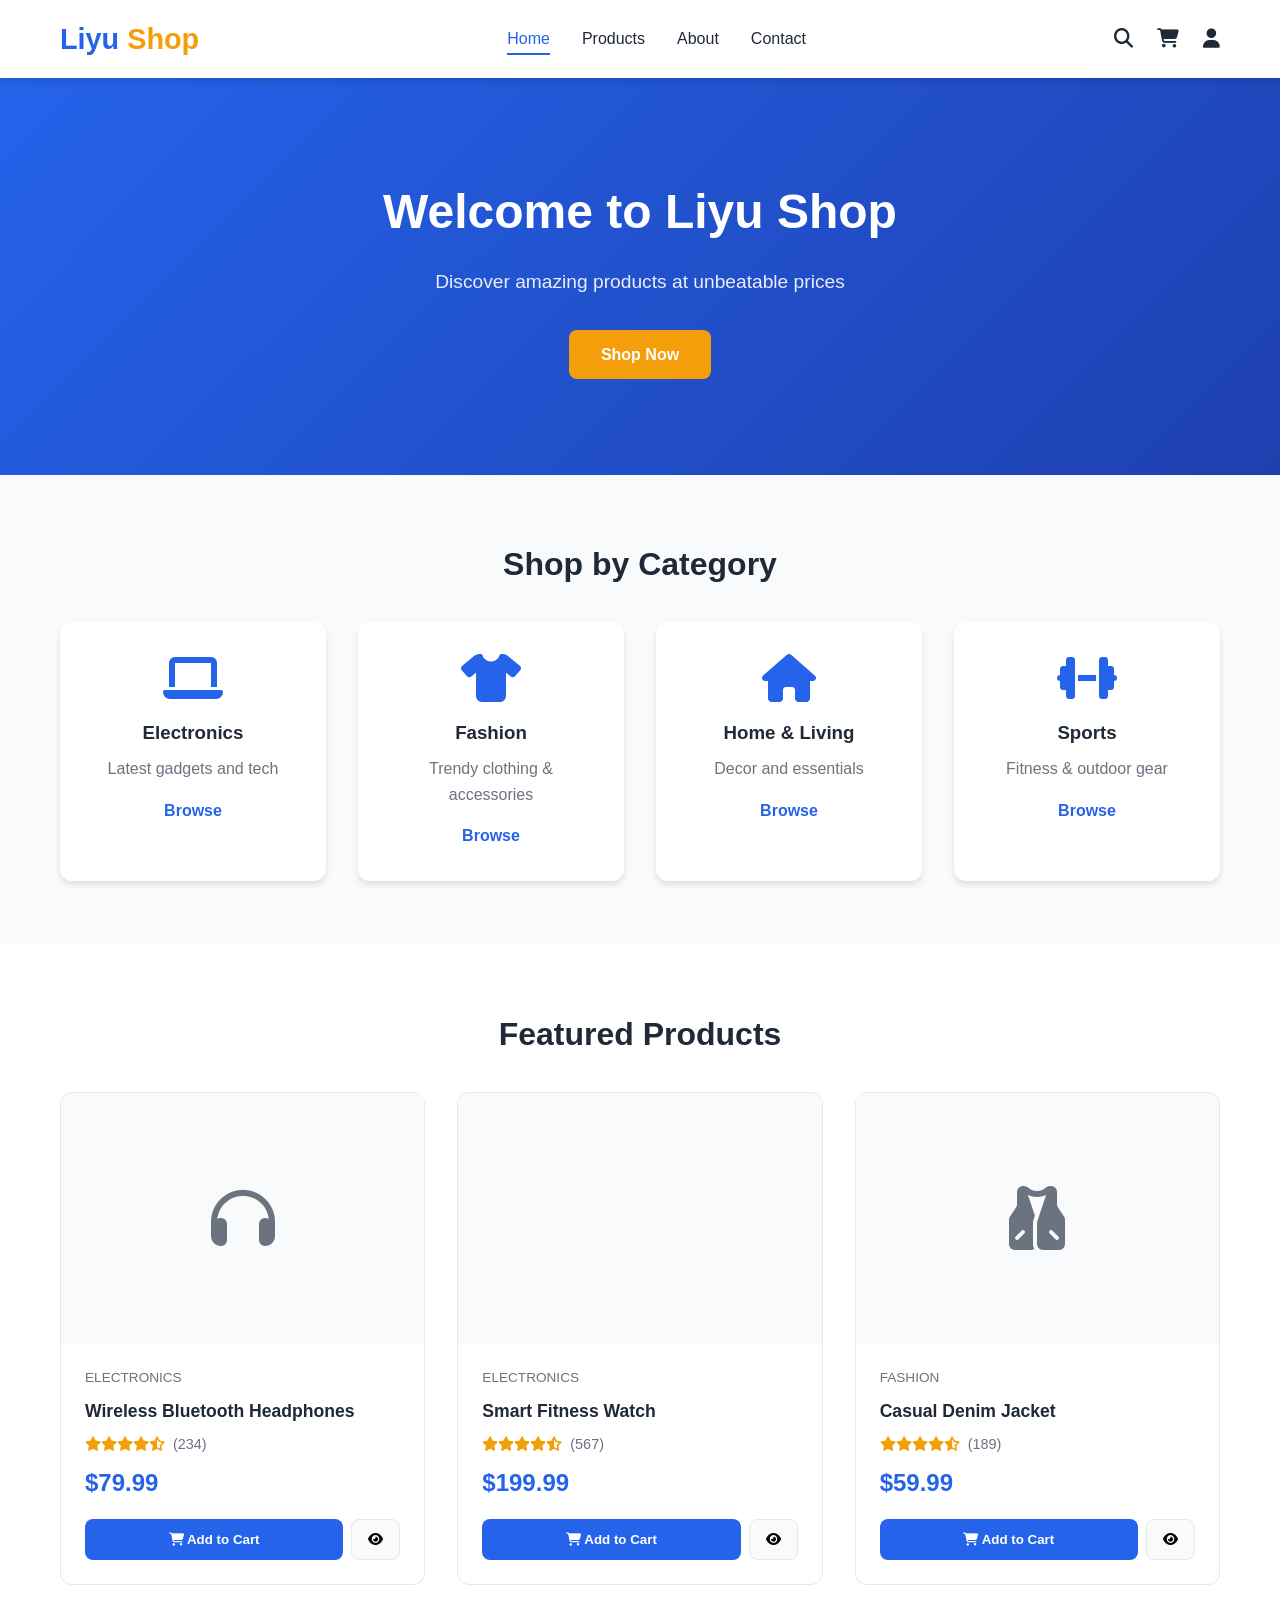
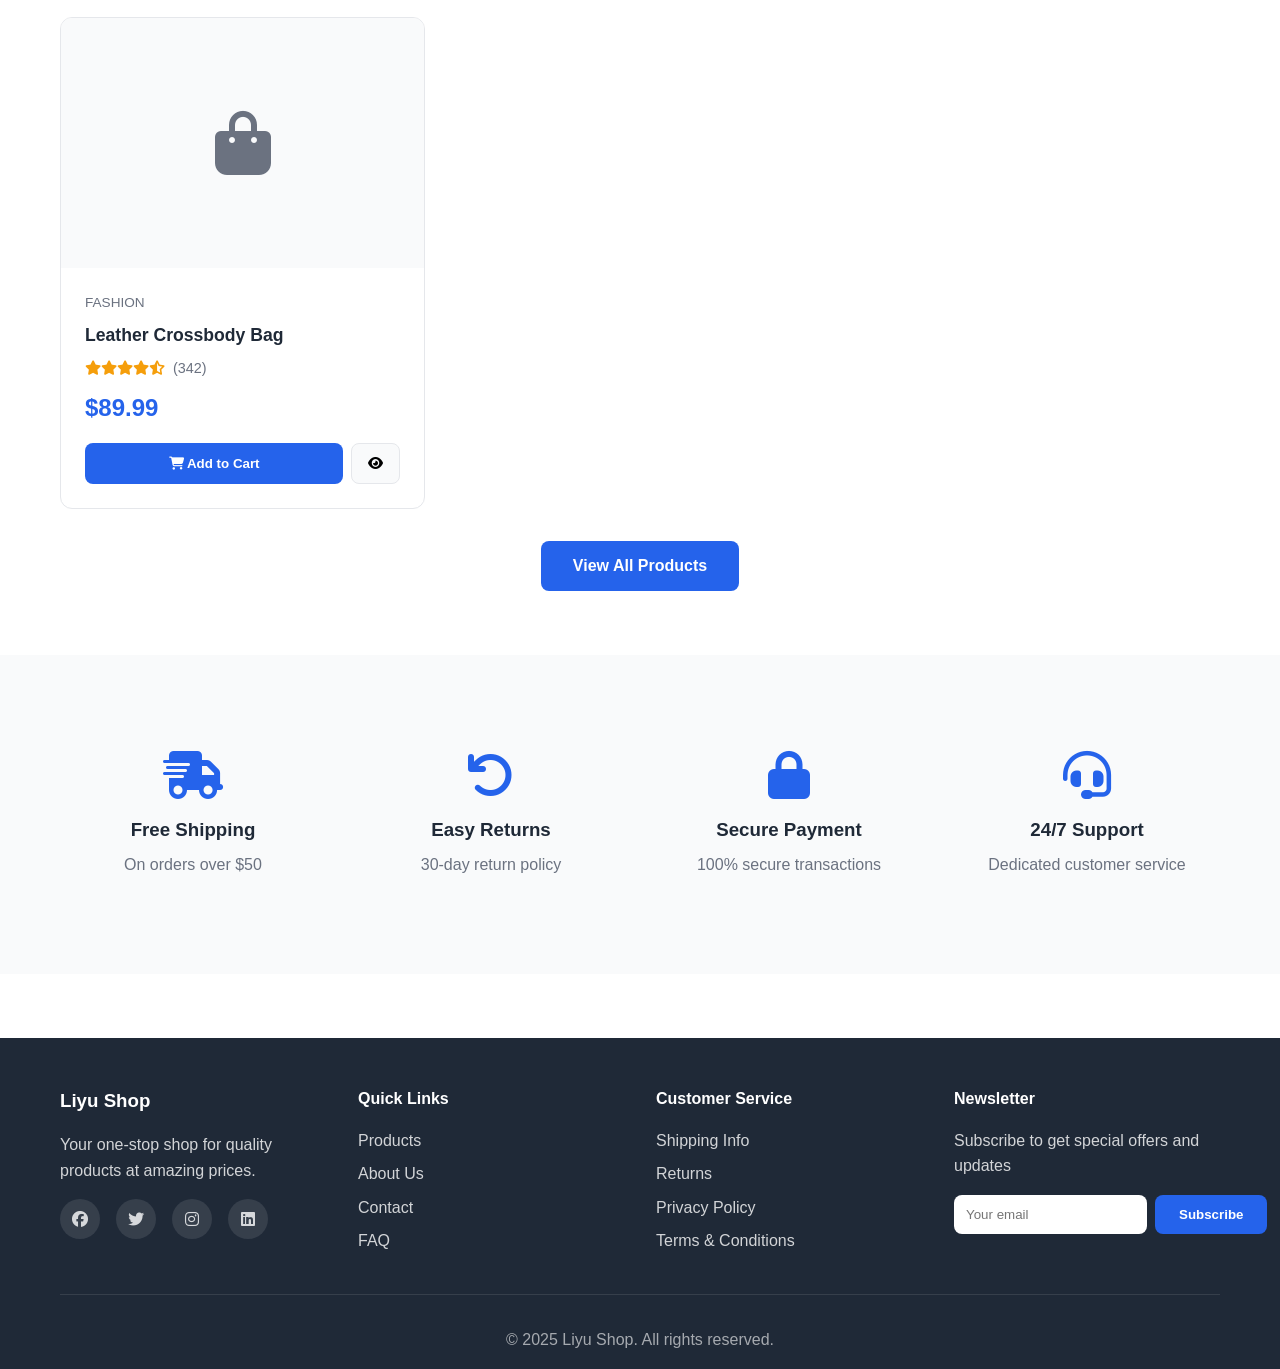
<file: ecommerce/index.html>
<!DOCTYPE html>
<html lang="en">
<head>
    <meta charset="UTF-8">
    <meta name="viewport" content="width=device-width, initial-scale=1.0">
    <title>Liyu Shop - Premium E-Commerce Store</title>
    <link rel="stylesheet" href="css/style.css">
    <link rel="stylesheet" href="https://cdnjs.cloudflare.com/ajax/libs/font-awesome/6.4.0/css/all.min.css">
</head>
<body>
    <!-- Header -->
    <header class="header">
        <div class="container">
            <div class="logo">
                <h1>Liyu <span>Shop</span></h1>
            </div>
            <nav class="nav">
                <ul>
                    <li><a href="index.html" class="active">Home</a></li>
                    <li><a href="products.html">Products</a></li>
                    <li><a href="#about">About</a></li>
                    <li><a href="#contact">Contact</a></li>
                </ul>
            </nav>
            <div class="header-icons">
                <a href="#search" class="icon"><i class="fas fa-search"></i></a>
                <a href="cart.html" class="icon cart-icon">
                    <i class="fas fa-shopping-cart"></i>
                    <span class="cart-count">0</span>
                </a>
                <a href="#user" class="icon"><i class="fas fa-user"></i></a>
            </div>
        </div>
    </header>

    <!-- Hero Section -->
    <section class="hero">
        <div class="hero-content">
            <h2>Welcome to Liyu Shop</h2>
            <p>Discover amazing products at unbeatable prices</p>
            <a href="products.html" class="btn btn-primary">Shop Now</a>
        </div>
    </section>

    <!-- Featured Categories -->
    <section class="categories">
        <div class="container">
            <h2 class="section-title">Shop by Category</h2>
            <div class="category-grid">
                <div class="category-card">
                    <i class="fas fa-laptop"></i>
                    <h3>Electronics</h3>
                    <p>Latest gadgets and tech</p>
                    <a href="products.html?category=electronics">Browse</a>
                </div>
                <div class="category-card">
                    <i class="fas fa-tshirt"></i>
                    <h3>Fashion</h3>
                    <p>Trendy clothing & accessories</p>
                    <a href="products.html?category=fashion">Browse</a>
                </div>
                <div class="category-card">
                    <i class="fas fa-home"></i>
                    <h3>Home & Living</h3>
                    <p>Decor and essentials</p>
                    <a href="products.html?category=home">Browse</a>
                </div>
                <div class="category-card">
                    <i class="fas fa-dumbbell"></i>
                    <h3>Sports</h3>
                    <p>Fitness & outdoor gear</p>
                    <a href="products.html?category=sports">Browse</a>
                </div>
            </div>
        </div>
    </section>

    <!-- Featured Products -->
    <section class="featured-products">
        <div class="container">
            <h2 class="section-title">Featured Products</h2>
            <div class="product-grid" id="featured-products">
                <!-- Products will be loaded dynamically -->
            </div>
            <div class="text-center">
                <a href="products.html" class="btn btn-secondary">View All Products</a>
            </div>
        </div>
    </section>

    <!-- Features Section -->
    <section class="features">
        <div class="container">
            <div class="feature-grid">
                <div class="feature-card">
                    <i class="fas fa-shipping-fast"></i>
                    <h3>Free Shipping</h3>
                    <p>On orders over $50</p>
                </div>
                <div class="feature-card">
                    <i class="fas fa-undo"></i>
                    <h3>Easy Returns</h3>
                    <p>30-day return policy</p>
                </div>
                <div class="feature-card">
                    <i class="fas fa-lock"></i>
                    <h3>Secure Payment</h3>
                    <p>100% secure transactions</p>
                </div>
                <div class="feature-card">
                    <i class="fas fa-headset"></i>
                    <h3>24/7 Support</h3>
                    <p>Dedicated customer service</p>
                </div>
            </div>
        </div>
    </section>

    <!-- Footer -->
    <footer class="footer">
        <div class="container">
            <div class="footer-grid">
                <div class="footer-section">
                    <h3>Liyu Shop</h3>
                    <p>Your one-stop shop for quality products at amazing prices.</p>
                    <div class="social-icons">
                        <a href="#"><i class="fab fa-facebook"></i></a>
                        <a href="#"><i class="fab fa-twitter"></i></a>
                        <a href="#"><i class="fab fa-instagram"></i></a>
                        <a href="#"><i class="fab fa-linkedin"></i></a>
                    </div>
                </div>
                <div class="footer-section">
                    <h4>Quick Links</h4>
                    <ul>
                        <li><a href="products.html">Products</a></li>
                        <li><a href="#about">About Us</a></li>
                        <li><a href="#contact">Contact</a></li>
                        <li><a href="#faq">FAQ</a></li>
                    </ul>
                </div>
                <div class="footer-section">
                    <h4>Customer Service</h4>
                    <ul>
                        <li><a href="#shipping">Shipping Info</a></li>
                        <li><a href="#returns">Returns</a></li>
                        <li><a href="#privacy">Privacy Policy</a></li>
                        <li><a href="#terms">Terms & Conditions</a></li>
                    </ul>
                </div>
                <div class="footer-section">
                    <h4>Newsletter</h4>
                    <p>Subscribe to get special offers and updates</p>
                    <form class="newsletter-form">
                        <input type="email" placeholder="Your email">
                        <button type="submit">Subscribe</button>
                    </form>
                </div>
            </div>
            <div class="footer-bottom">
                <p>&copy; 2025 Liyu Shop. All rights reserved.</p>
            </div>
        </div>
    </footer>

    <script src="js/products.js"></script>
    <script src="js/cart.js"></script>
    <script src="js/main.js"></script>
</body>
</html>
</file>
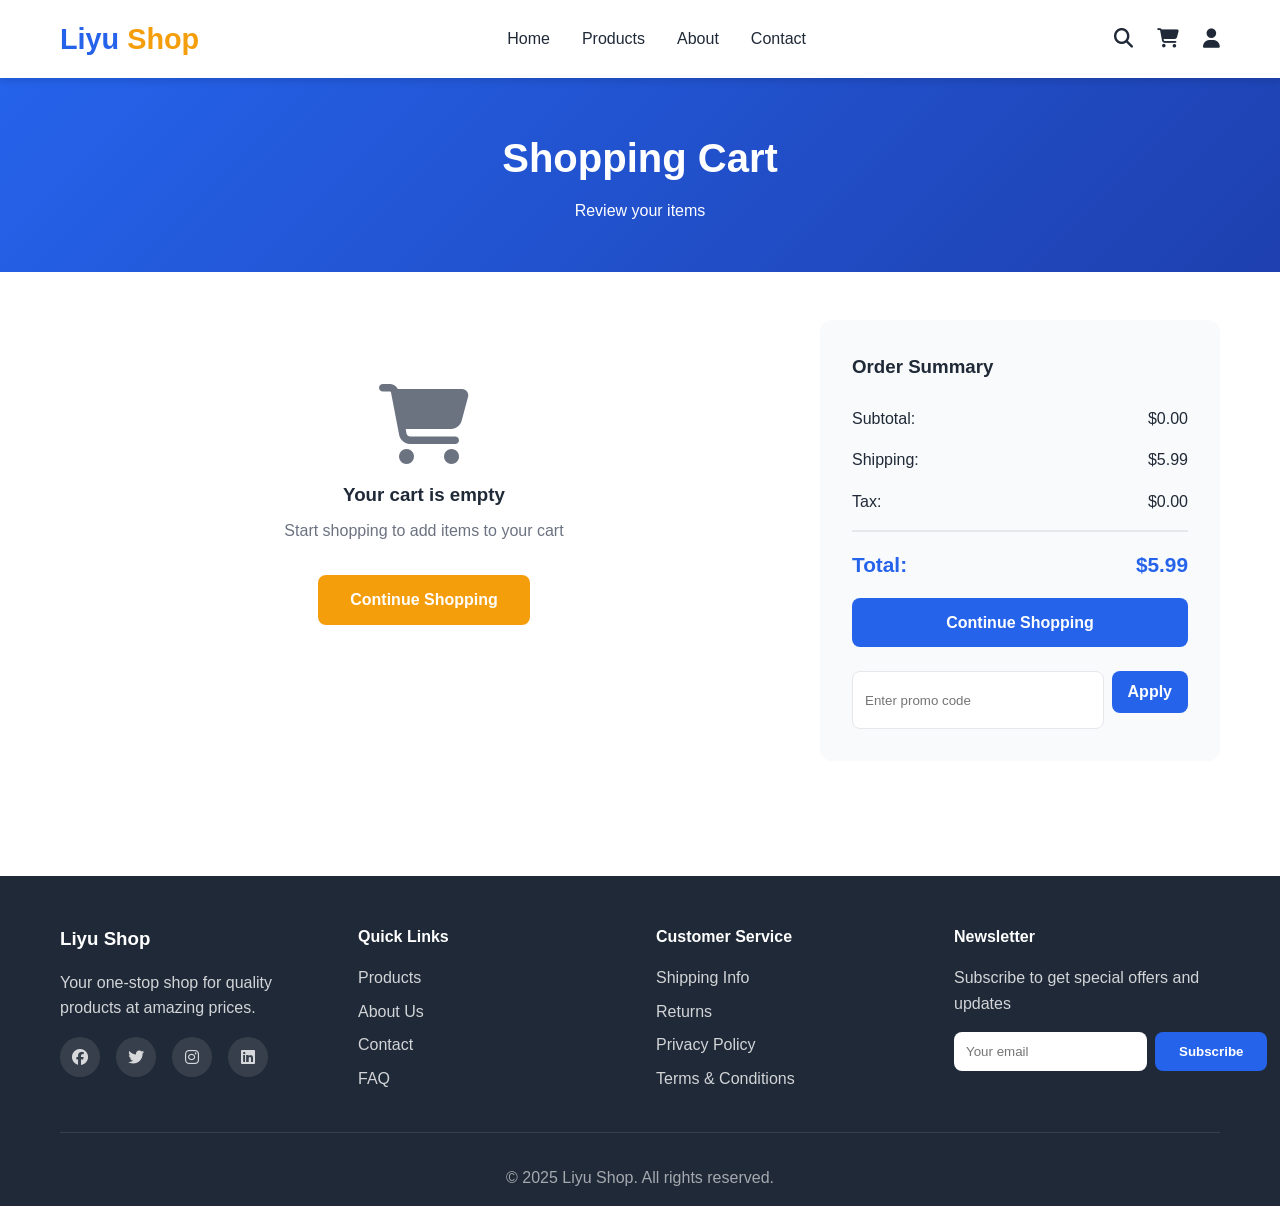
<file: ecommerce/cart.html>
<!DOCTYPE html>
<html lang="en">
<head>
    <meta charset="UTF-8">
    <meta name="viewport" content="width=device-width, initial-scale=1.0">
    <title>Shopping Cart - Liyu Shop</title>
    <link rel="stylesheet" href="css/style.css">
    <link rel="stylesheet" href="https://cdnjs.cloudflare.com/ajax/libs/font-awesome/6.4.0/css/all.min.css">
</head>
<body>
    <!-- Header -->
    <header class="header">
        <div class="container">
            <div class="logo">
                <h1>Liyu <span>Shop</span></h1>
            </div>
            <nav class="nav">
                <ul>
                    <li><a href="index.html">Home</a></li>
                    <li><a href="products.html">Products</a></li>
                    <li><a href="#about">About</a></li>
                    <li><a href="#contact">Contact</a></li>
                </ul>
            </nav>
            <div class="header-icons">
                <a href="#search" class="icon"><i class="fas fa-search"></i></a>
                <a href="cart.html" class="icon cart-icon active">
                    <i class="fas fa-shopping-cart"></i>
                    <span class="cart-count">0</span>
                </a>
                <a href="#user" class="icon"><i class="fas fa-user"></i></a>
            </div>
        </div>
    </header>

    <!-- Page Header -->
    <section class="page-header">
        <div class="container">
            <h1>Shopping Cart</h1>
            <p>Review your items</p>
        </div>
    </section>

    <!-- Cart Section -->
    <section class="cart-section">
        <div class="container">
            <div class="cart-wrapper">
                <!-- Cart Items -->
                <div class="cart-items">
                    <div id="cart-items-container">
                        <!-- Cart items will be loaded dynamically -->
                    </div>
                    <div id="empty-cart" class="empty-cart" style="display: none;">
                        <i class="fas fa-shopping-cart"></i>
                        <h3>Your cart is empty</h3>
                        <p>Start shopping to add items to your cart</p>
                        <a href="products.html" class="btn btn-primary">Continue Shopping</a>
                    </div>
                </div>

                <!-- Cart Summary -->
                <div class="cart-summary">
                    <h3>Order Summary</h3>
                    <div class="summary-row">
                        <span>Subtotal:</span>
                        <span id="cart-subtotal">$0.00</span>
                    </div>
                    <div class="summary-row">
                        <span>Shipping:</span>
                        <span id="cart-shipping">$0.00</span>
                    </div>
                    <div class="summary-row">
                        <span>Tax:</span>
                        <span id="cart-tax">$0.00</span>
                    </div>
                    <hr>
                    <div class="summary-row total">
                        <span>Total:</span>
                        <span id="cart-total">$0.00</span>
                    </div>
                    <a href="checkout.html" class="btn btn-primary btn-block" id="checkout-btn">
                        Proceed to Checkout
                    </a>
                    <a href="products.html" class="btn btn-secondary btn-block">
                        Continue Shopping
                    </a>

                    <!-- Promo Code -->
                    <div class="promo-code">
                        <input type="text" placeholder="Enter promo code" id="promo-input">
                        <button class="btn btn-secondary" id="apply-promo">Apply</button>
                    </div>
                </div>
            </div>
        </div>
    </section>

    <!-- Footer -->
    <footer class="footer">
        <div class="container">
            <div class="footer-grid">
                <div class="footer-section">
                    <h3>Liyu Shop</h3>
                    <p>Your one-stop shop for quality products at amazing prices.</p>
                    <div class="social-icons">
                        <a href="#"><i class="fab fa-facebook"></i></a>
                        <a href="#"><i class="fab fa-twitter"></i></a>
                        <a href="#"><i class="fab fa-instagram"></i></a>
                        <a href="#"><i class="fab fa-linkedin"></i></a>
                    </div>
                </div>
                <div class="footer-section">
                    <h4>Quick Links</h4>
                    <ul>
                        <li><a href="products.html">Products</a></li>
                        <li><a href="#about">About Us</a></li>
                        <li><a href="#contact">Contact</a></li>
                        <li><a href="#faq">FAQ</a></li>
                    </ul>
                </div>
                <div class="footer-section">
                    <h4>Customer Service</h4>
                    <ul>
                        <li><a href="#shipping">Shipping Info</a></li>
                        <li><a href="#returns">Returns</a></li>
                        <li><a href="#privacy">Privacy Policy</a></li>
                        <li><a href="#terms">Terms & Conditions</a></li>
                    </ul>
                </div>
                <div class="footer-section">
                    <h4>Newsletter</h4>
                    <p>Subscribe to get special offers and updates</p>
                    <form class="newsletter-form">
                        <input type="email" placeholder="Your email">
                        <button type="submit">Subscribe</button>
                    </form>
                </div>
            </div>
            <div class="footer-bottom">
                <p>&copy; 2025 Liyu Shop. All rights reserved.</p>
            </div>
        </div>
    </footer>

    <script src="js/products.js"></script>
    <script src="js/cart.js"></script>
    <script src="js/cart-page.js"></script>
</body>
</html>
</file>
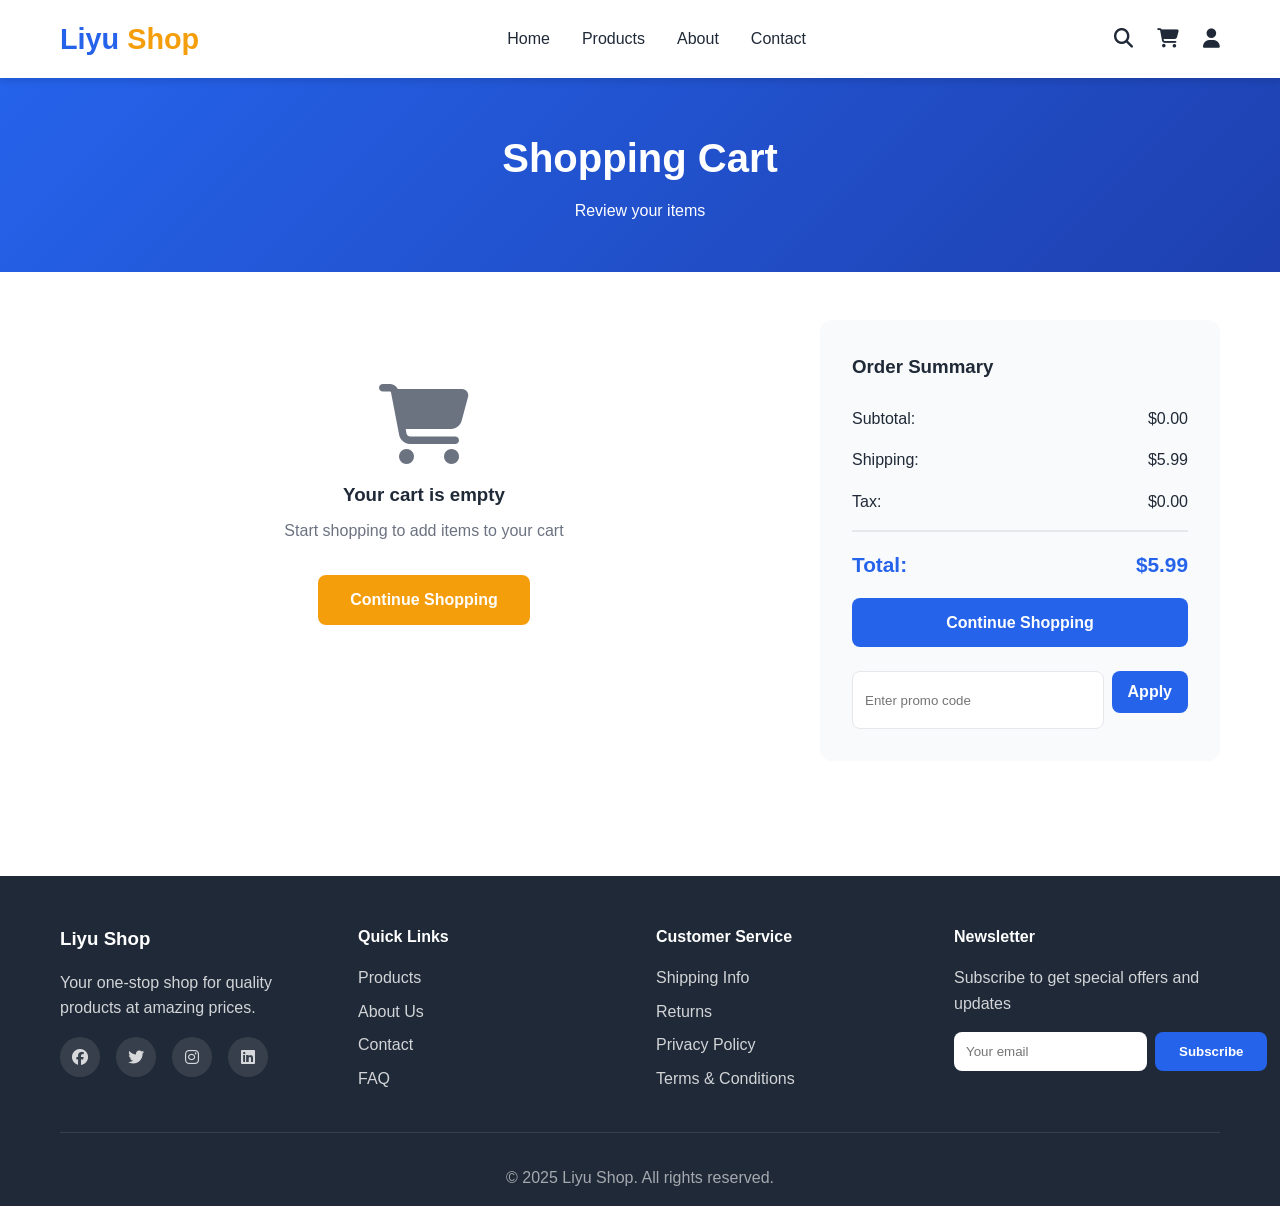
<file: ecommerce/checkout.html>
<!DOCTYPE html>
<html lang="en">
<head>
    <meta charset="UTF-8">
    <meta name="viewport" content="width=device-width, initial-scale=1.0">
    <title>Checkout - Liyu Shop</title>
    <link rel="stylesheet" href="css/style.css">
    <link rel="stylesheet" href="https://cdnjs.cloudflare.com/ajax/libs/font-awesome/6.4.0/css/all.min.css">
</head>
<body>
    <!-- Header -->
    <header class="header">
        <div class="container">
            <div class="logo">
                <h1>Liyu <span>Shop</span></h1>
            </div>
            <nav class="nav">
                <ul>
                    <li><a href="index.html">Home</a></li>
                    <li><a href="products.html">Products</a></li>
                    <li><a href="#about">About</a></li>
                    <li><a href="#contact">Contact</a></li>
                </ul>
            </nav>
            <div class="header-icons">
                <a href="#search" class="icon"><i class="fas fa-search"></i></a>
                <a href="cart.html" class="icon cart-icon">
                    <i class="fas fa-shopping-cart"></i>
                    <span class="cart-count">0</span>
                </a>
                <a href="#user" class="icon"><i class="fas fa-user"></i></a>
            </div>
        </div>
    </header>

    <!-- Page Header -->
    <section class="page-header">
        <div class="container">
            <h1>Checkout</h1>
            <p>Complete your purchase</p>
        </div>
    </section>

    <!-- Checkout Section -->
    <section class="checkout-section">
        <div class="container">
            <div class="checkout-wrapper">
                <!-- Checkout Form -->
                <div class="checkout-form">
                    <form id="checkout-form">
                        <!-- Contact Information -->
                        <div class="form-section">
                            <h3>Contact Information</h3>
                            <div class="form-group">
                                <label>Email *</label>
                                <input type="email" required placeholder="your@email.com">
                            </div>
                        </div>

                        <!-- Shipping Address -->
                        <div class="form-section">
                            <h3>Shipping Address</h3>
                            <div class="form-row">
                                <div class="form-group">
                                    <label>First Name *</label>
                                    <input type="text" required placeholder="John">
                                </div>
                                <div class="form-group">
                                    <label>Last Name *</label>
                                    <input type="text" required placeholder="Doe">
                                </div>
                            </div>
                            <div class="form-group">
                                <label>Address *</label>
                                <input type="text" required placeholder="123 Main St">
                            </div>
                            <div class="form-group">
                                <label>Apartment, suite, etc.</label>
                                <input type="text" placeholder="Apt 4B">
                            </div>
                            <div class="form-row">
                                <div class="form-group">
                                    <label>City *</label>
                                    <input type="text" required placeholder="New York">
                                </div>
                                <div class="form-group">
                                    <label>State *</label>
                                    <input type="text" required placeholder="NY">
                                </div>
                                <div class="form-group">
                                    <label>ZIP Code *</label>
                                    <input type="text" required placeholder="10001">
                                </div>
                            </div>
                            <div class="form-group">
                                <label>Country *</label>
                                <select required>
                                    <option value="">Select Country</option>
                                    <option value="US">United States</option>
                                    <option value="CA">Canada</option>
                                    <option value="UK">United Kingdom</option>
                                    <option value="AU">Australia</option>
                                </select>
                            </div>
                            <div class="form-group">
                                <label>Phone</label>
                                <input type="tel" placeholder="+1 (555) 123-4567">
                            </div>
                        </div>

                        <!-- Shipping Method -->
                        <div class="form-section">
                            <h3>Shipping Method</h3>
                            <div class="shipping-options">
                                <label class="shipping-option">
                                    <input type="radio" name="shipping" value="standard" checked>
                                    <div>
                                        <strong>Standard Shipping</strong>
                                        <span>5-7 business days</span>
                                    </div>
                                    <span class="price">$5.99</span>
                                </label>
                                <label class="shipping-option">
                                    <input type="radio" name="shipping" value="express">
                                    <div>
                                        <strong>Express Shipping</strong>
                                        <span>2-3 business days</span>
                                    </div>
                                    <span class="price">$12.99</span>
                                </label>
                                <label class="shipping-option">
                                    <input type="radio" name="shipping" value="overnight">
                                    <div>
                                        <strong>Overnight Shipping</strong>
                                        <span>1 business day</span>
                                    </div>
                                    <span class="price">$24.99</span>
                                </label>
                            </div>
                        </div>

                        <!-- Payment Information -->
                        <div class="form-section">
                            <h3>Payment Information</h3>
                            <div class="payment-methods">
                                <label class="payment-method">
                                    <input type="radio" name="payment" value="card" checked>
                                    <i class="fas fa-credit-card"></i> Credit/Debit Card
                                </label>
                                <label class="payment-method">
                                    <input type="radio" name="payment" value="paypal">
                                    <i class="fab fa-paypal"></i> PayPal
                                </label>
                            </div>

                            <div id="card-details">
                                <div class="form-group">
                                    <label>Card Number *</label>
                                    <input type="text" required placeholder="1234 5678 9012 3456">
                                </div>
                                <div class="form-group">
                                    <label>Cardholder Name *</label>
                                    <input type="text" required placeholder="John Doe">
                                </div>
                                <div class="form-row">
                                    <div class="form-group">
                                        <label>Expiry Date *</label>
                                        <input type="text" required placeholder="MM/YY">
                                    </div>
                                    <div class="form-group">
                                        <label>CVV *</label>
                                        <input type="text" required placeholder="123">
                                    </div>
                                </div>
                            </div>
                        </div>

                        <button type="submit" class="btn btn-primary btn-block">
                            Complete Order
                        </button>
                    </form>
                </div>

                <!-- Order Summary -->
                <div class="order-summary">
                    <h3>Order Summary</h3>
                    <div class="order-items" id="checkout-items">
                        <!-- Items will be loaded dynamically -->
                    </div>
                    <hr>
                    <div class="summary-row">
                        <span>Subtotal:</span>
                        <span id="checkout-subtotal">$0.00</span>
                    </div>
                    <div class="summary-row">
                        <span>Shipping:</span>
                        <span id="checkout-shipping">$5.99</span>
                    </div>
                    <div class="summary-row">
                        <span>Tax:</span>
                        <span id="checkout-tax">$0.00</span>
                    </div>
                    <hr>
                    <div class="summary-row total">
                        <span>Total:</span>
                        <span id="checkout-total">$0.00</span>
                    </div>
                </div>
            </div>
        </div>
    </section>

    <!-- Footer -->
    <footer class="footer">
        <div class="container">
            <div class="footer-grid">
                <div class="footer-section">
                    <h3>Liyu Shop</h3>
                    <p>Your one-stop shop for quality products at amazing prices.</p>
                    <div class="social-icons">
                        <a href="#"><i class="fab fa-facebook"></i></a>
                        <a href="#"><i class="fab fa-twitter"></i></a>
                        <a href="#"><i class="fab fa-instagram"></i></a>
                        <a href="#"><i class="fab fa-linkedin"></i></a>
                    </div>
                </div>
                <div class="footer-section">
                    <h4>Quick Links</h4>
                    <ul>
                        <li><a href="products.html">Products</a></li>
                        <li><a href="#about">About Us</a></li>
                        <li><a href="#contact">Contact</a></li>
                        <li><a href="#faq">FAQ</a></li>
                    </ul>
                </div>
                <div class="footer-section">
                    <h4>Customer Service</h4>
                    <ul>
                        <li><a href="#shipping">Shipping Info</a></li>
                        <li><a href="#returns">Returns</a></li>
                        <li><a href="#privacy">Privacy Policy</a></li>
                        <li><a href="#terms">Terms & Conditions</a></li>
                    </ul>
                </div>
                <div class="footer-section">
                    <h4>Newsletter</h4>
                    <p>Subscribe to get special offers and updates</p>
                    <form class="newsletter-form">
                        <input type="email" placeholder="Your email">
                        <button type="submit">Subscribe</button>
                    </form>
                </div>
            </div>
            <div class="footer-bottom">
                <p>&copy; 2025 Liyu Shop. All rights reserved.</p>
            </div>
        </div>
    </footer>

    <script src="js/products.js"></script>
    <script src="js/cart.js"></script>
    <script src="js/checkout.js"></script>
</body>
</html>
</file>
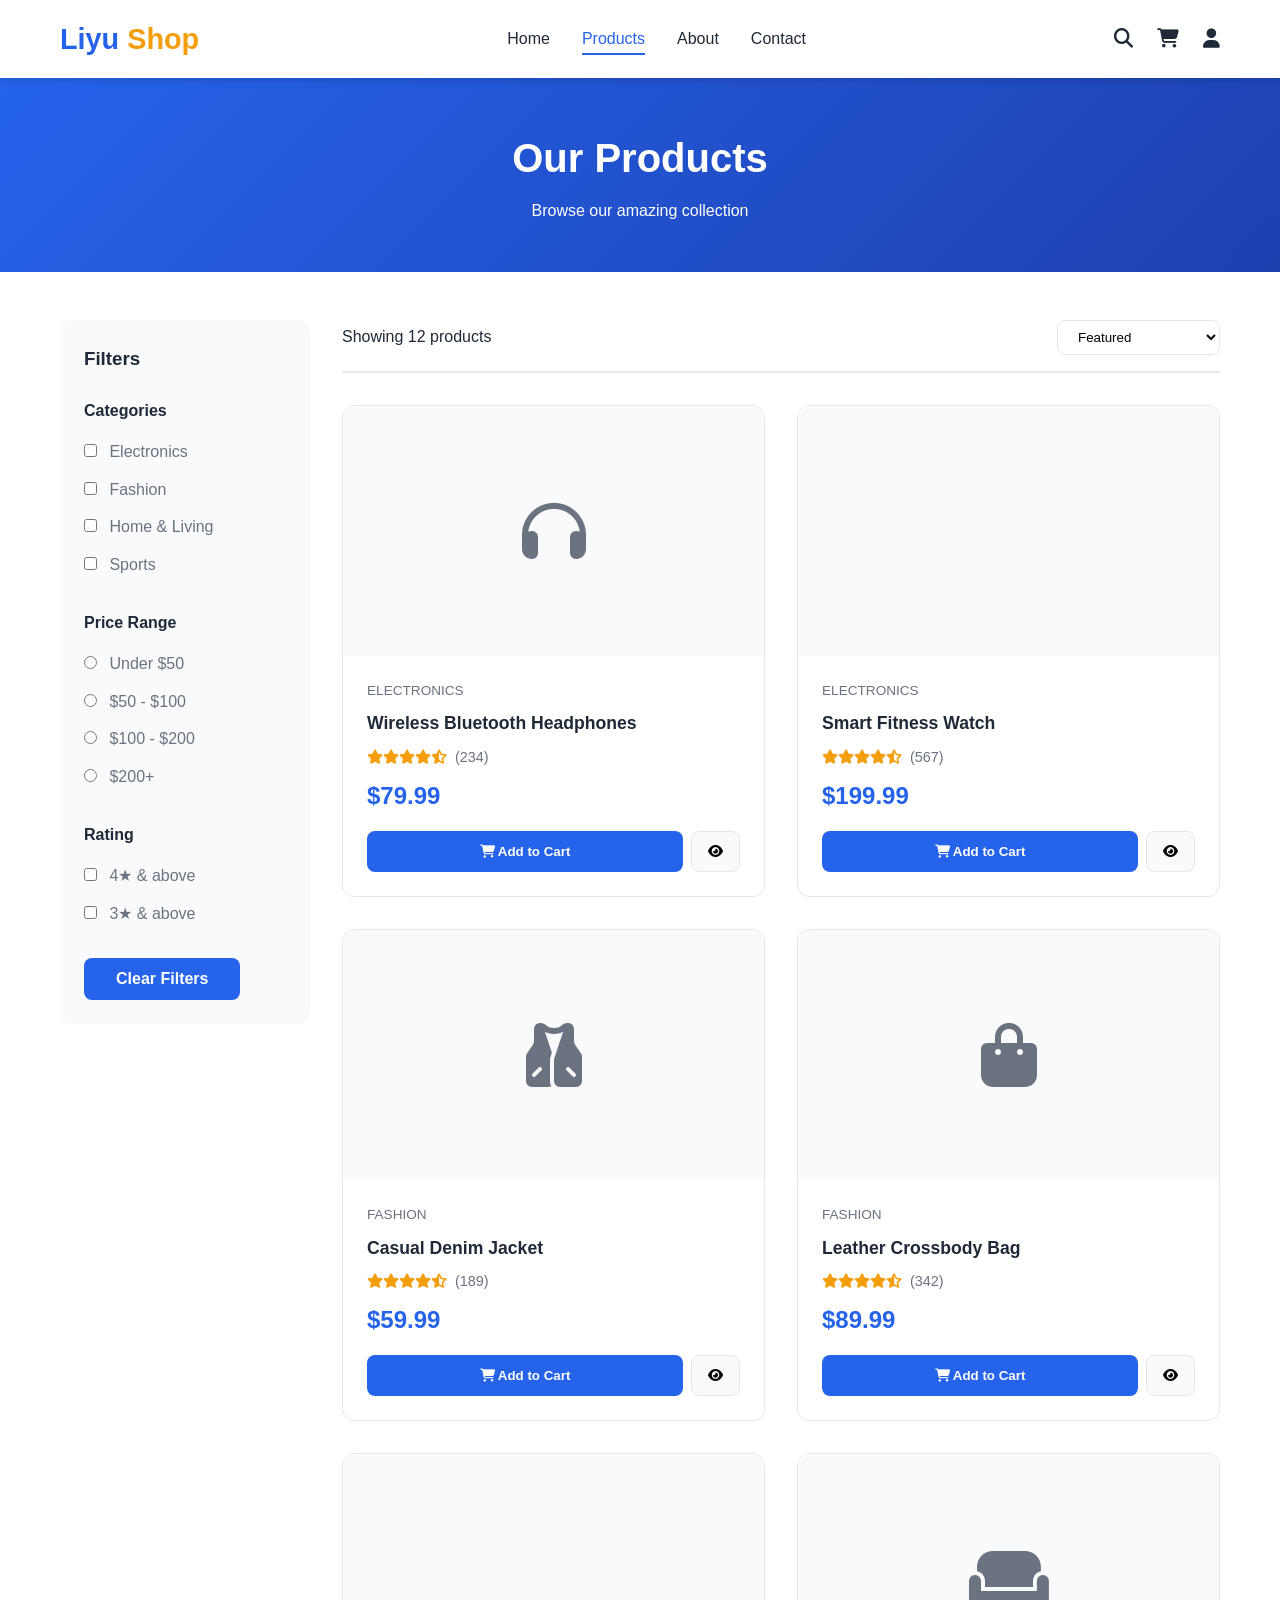
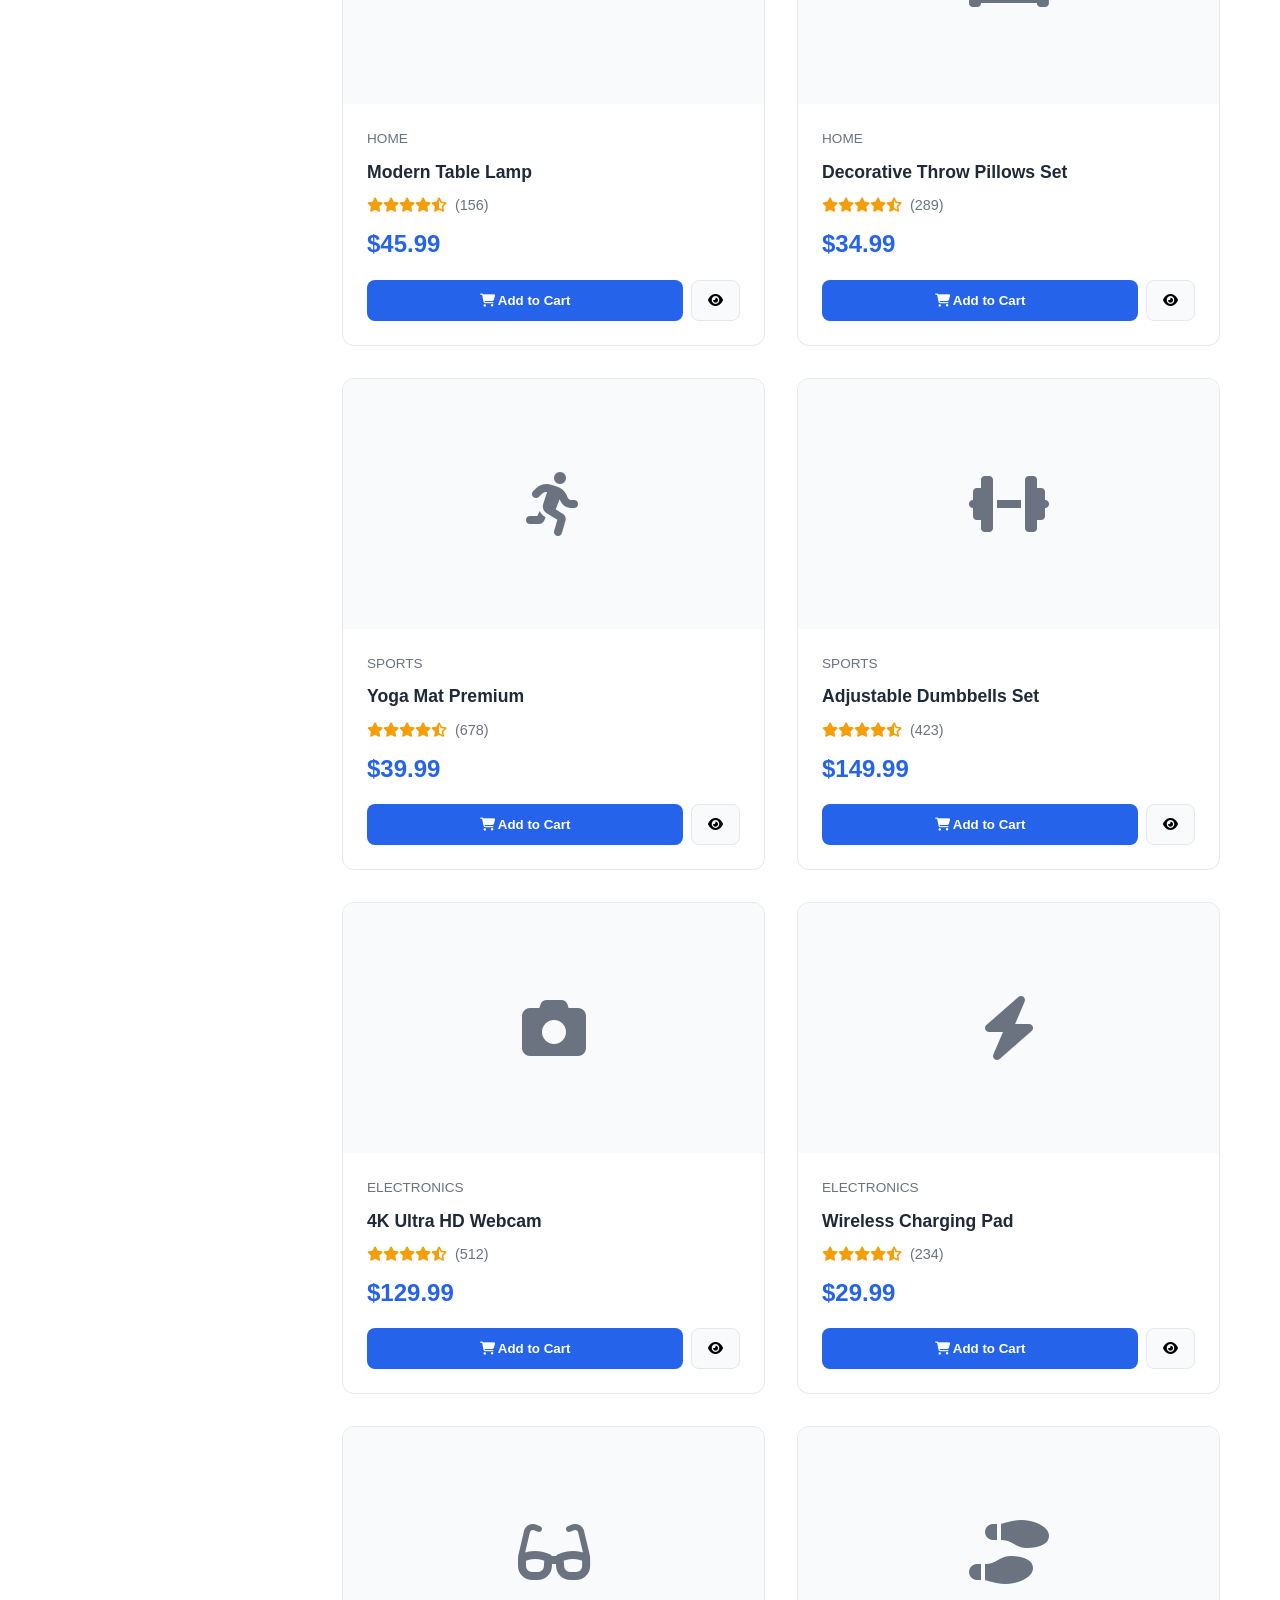
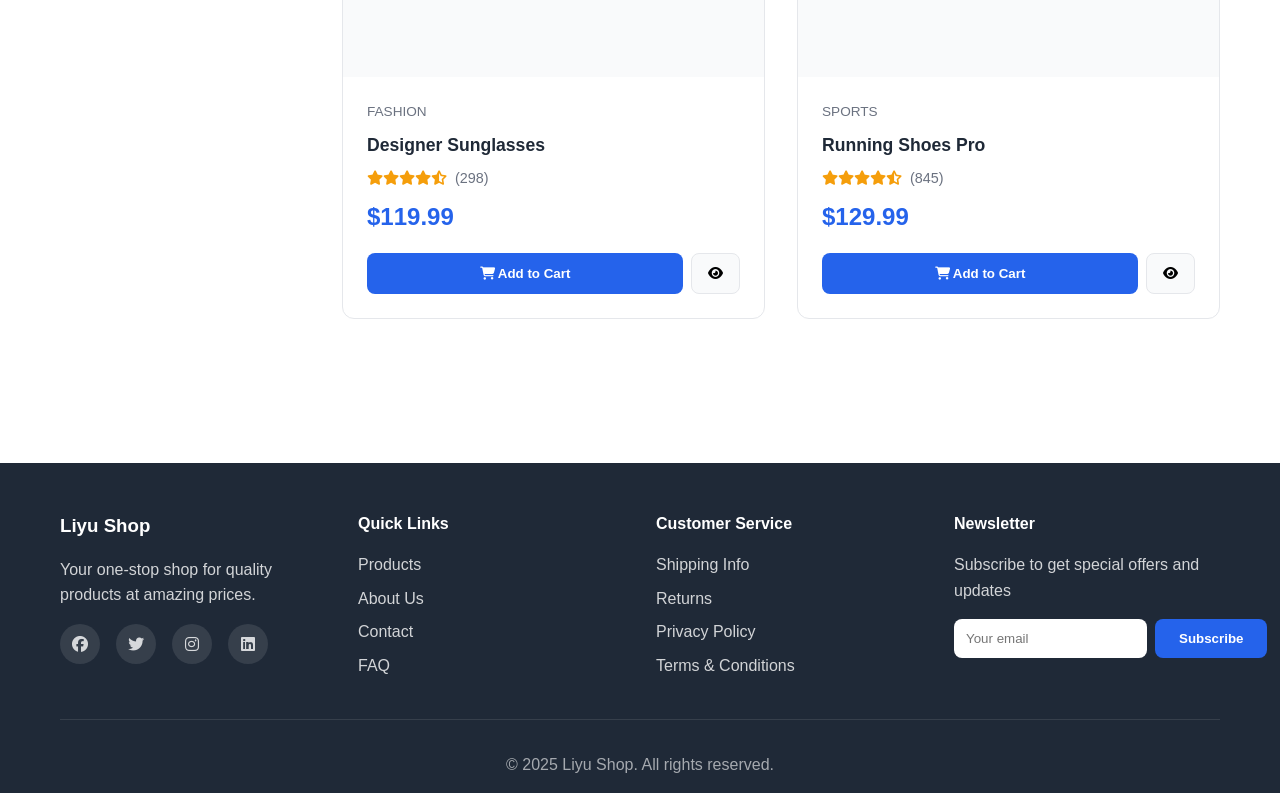
<file: ecommerce/product-detail.html>
<!DOCTYPE html>
<html lang="en">
<head>
    <meta charset="UTF-8">
    <meta name="viewport" content="width=device-width, initial-scale=1.0">
    <title>Product Details - Liyu Shop</title>
    <link rel="stylesheet" href="css/style.css">
    <link rel="stylesheet" href="https://cdnjs.cloudflare.com/ajax/libs/font-awesome/6.4.0/css/all.min.css">
</head>
<body>
    <!-- Header -->
    <header class="header">
        <div class="container">
            <div class="logo">
                <h1>Liyu <span>Shop</span></h1>
            </div>
            <nav class="nav">
                <ul>
                    <li><a href="index.html">Home</a></li>
                    <li><a href="products.html">Products</a></li>
                    <li><a href="#about">About</a></li>
                    <li><a href="#contact">Contact</a></li>
                </ul>
            </nav>
            <div class="header-icons">
                <a href="#search" class="icon"><i class="fas fa-search"></i></a>
                <a href="cart.html" class="icon cart-icon">
                    <i class="fas fa-shopping-cart"></i>
                    <span class="cart-count">0</span>
                </a>
                <a href="#user" class="icon"><i class="fas fa-user"></i></a>
            </div>
        </div>
    </header>

    <!-- Breadcrumb -->
    <div class="breadcrumb">
        <div class="container">
            <a href="index.html">Home</a> /
            <a href="products.html">Products</a> /
            <span id="product-breadcrumb">Product</span>
        </div>
    </div>

    <!-- Product Detail Section -->
    <section class="product-detail">
        <div class="container">
            <div class="product-detail-wrapper" id="product-detail-content">
                <!-- Content will be loaded dynamically -->
            </div>
        </div>
    </section>

    <!-- Related Products -->
    <section class="related-products">
        <div class="container">
            <h2 class="section-title">Related Products</h2>
            <div class="product-grid" id="related-products">
                <!-- Related products will be loaded dynamically -->
            </div>
        </div>
    </section>

    <!-- Footer -->
    <footer class="footer">
        <div class="container">
            <div class="footer-grid">
                <div class="footer-section">
                    <h3>Liyu Shop</h3>
                    <p>Your one-stop shop for quality products at amazing prices.</p>
                    <div class="social-icons">
                        <a href="#"><i class="fab fa-facebook"></i></a>
                        <a href="#"><i class="fab fa-twitter"></i></a>
                        <a href="#"><i class="fab fa-instagram"></i></a>
                        <a href="#"><i class="fab fa-linkedin"></i></a>
                    </div>
                </div>
                <div class="footer-section">
                    <h4>Quick Links</h4>
                    <ul>
                        <li><a href="products.html">Products</a></li>
                        <li><a href="#about">About Us</a></li>
                        <li><a href="#contact">Contact</a></li>
                        <li><a href="#faq">FAQ</a></li>
                    </ul>
                </div>
                <div class="footer-section">
                    <h4>Customer Service</h4>
                    <ul>
                        <li><a href="#shipping">Shipping Info</a></li>
                        <li><a href="#returns">Returns</a></li>
                        <li><a href="#privacy">Privacy Policy</a></li>
                        <li><a href="#terms">Terms & Conditions</a></li>
                    </ul>
                </div>
                <div class="footer-section">
                    <h4>Newsletter</h4>
                    <p>Subscribe to get special offers and updates</p>
                    <form class="newsletter-form">
                        <input type="email" placeholder="Your email">
                        <button type="submit">Subscribe</button>
                    </form>
                </div>
            </div>
            <div class="footer-bottom">
                <p>&copy; 2025 Liyu Shop. All rights reserved.</p>
            </div>
        </div>
    </footer>

    <script src="js/products.js"></script>
    <script src="js/cart.js"></script>
    <script src="js/product-detail.js"></script>
</body>
</html>
</file>
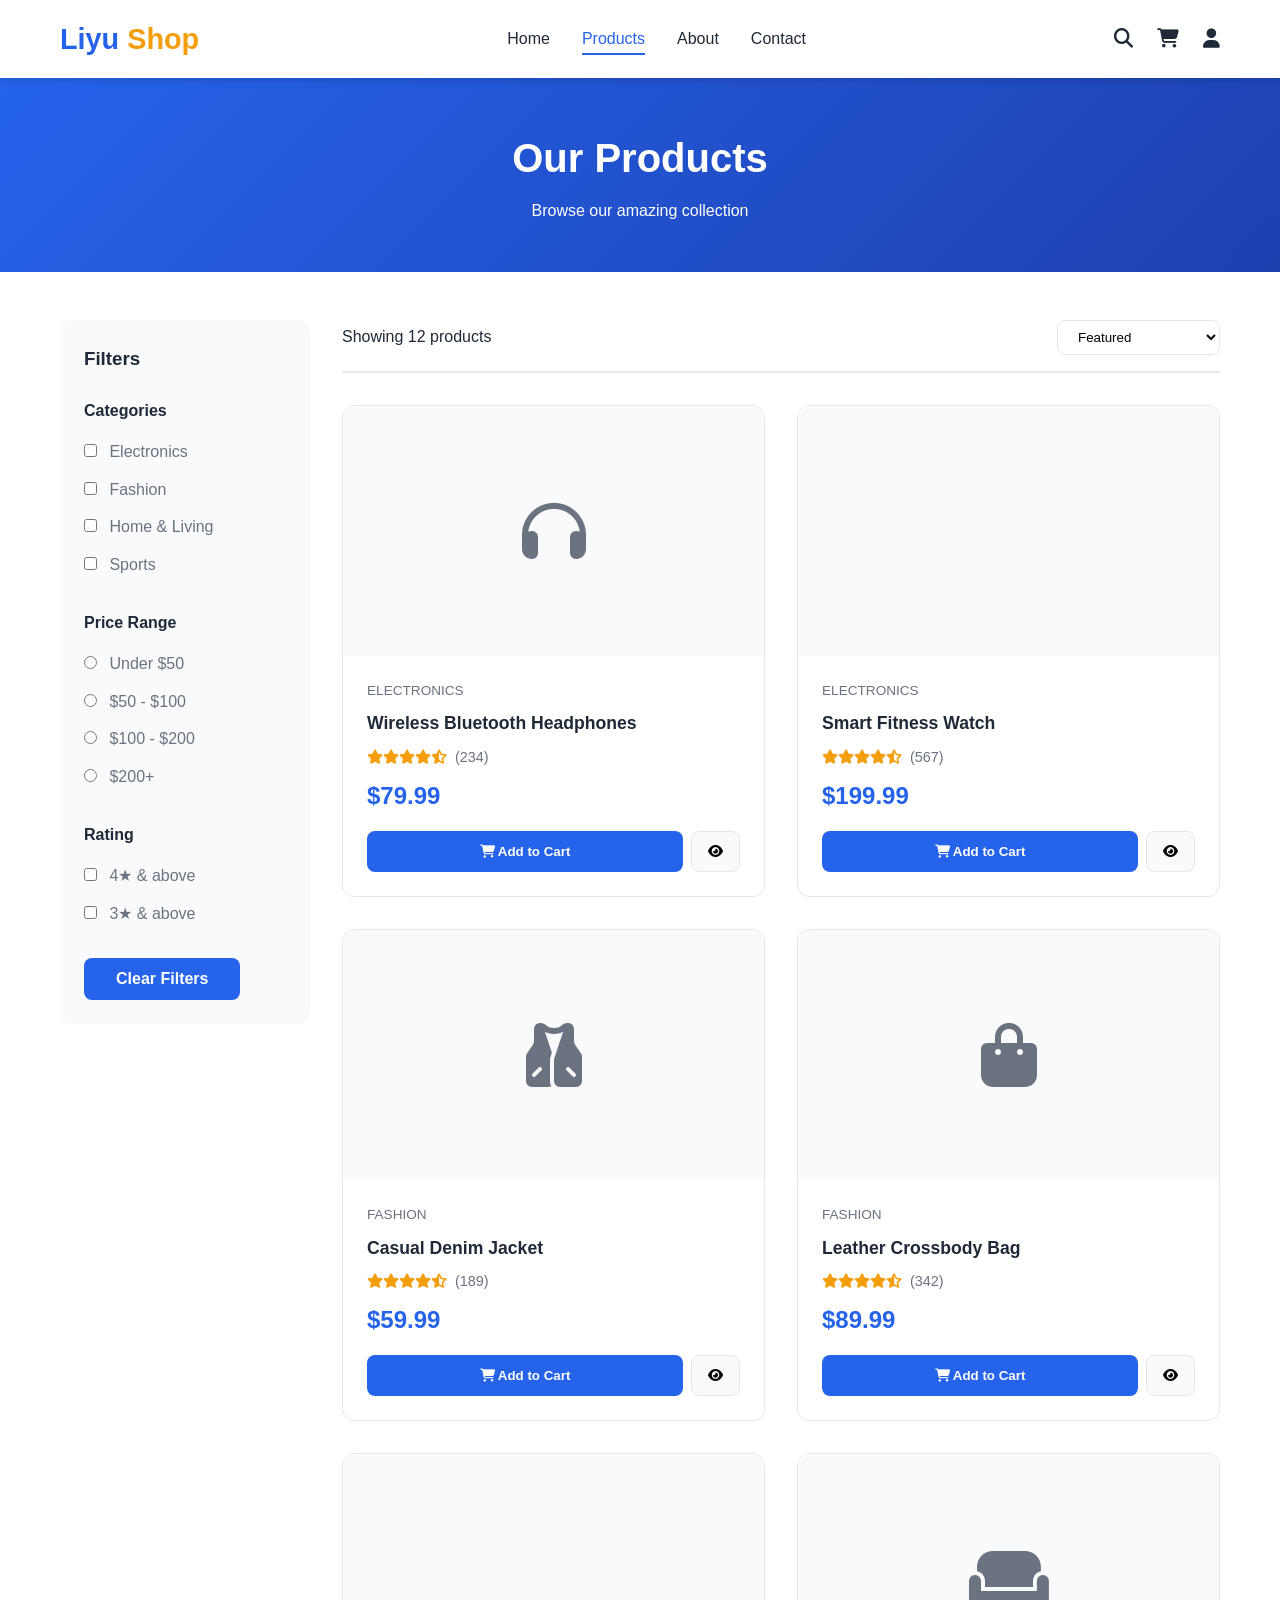
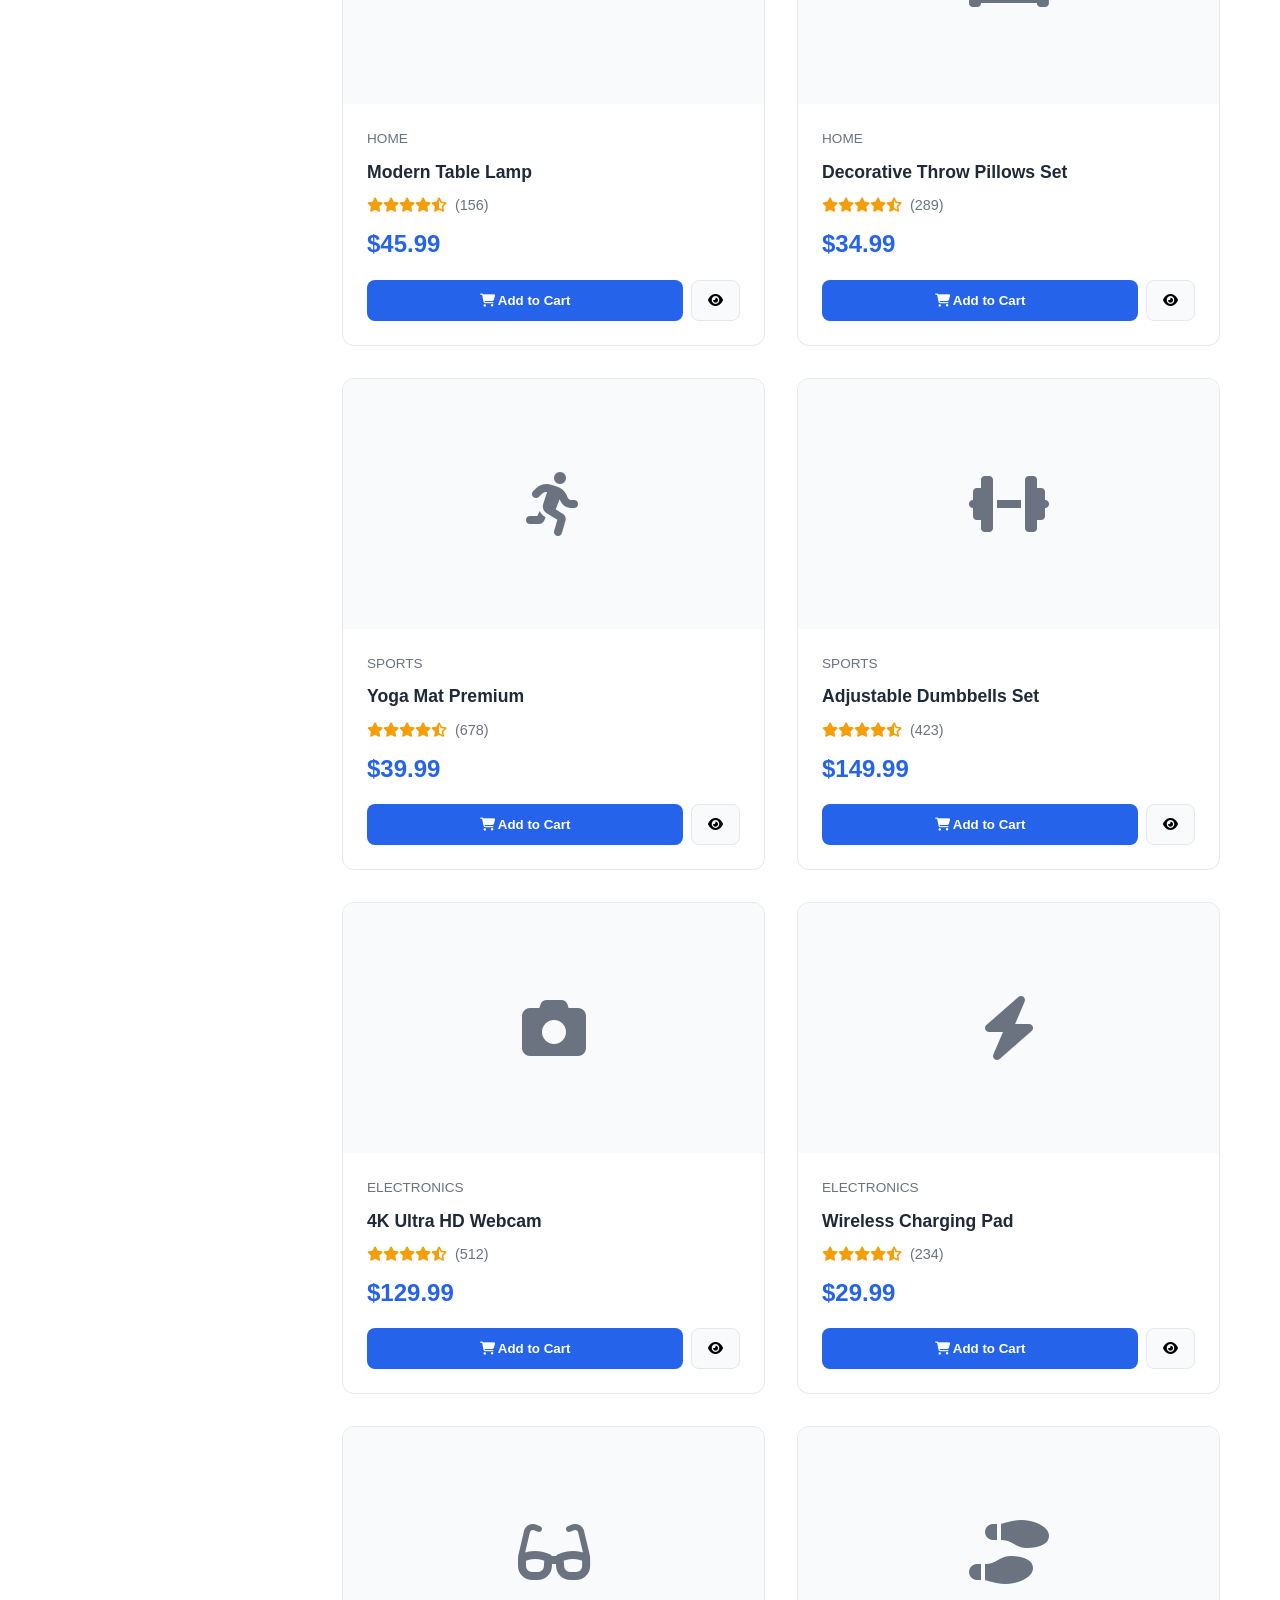
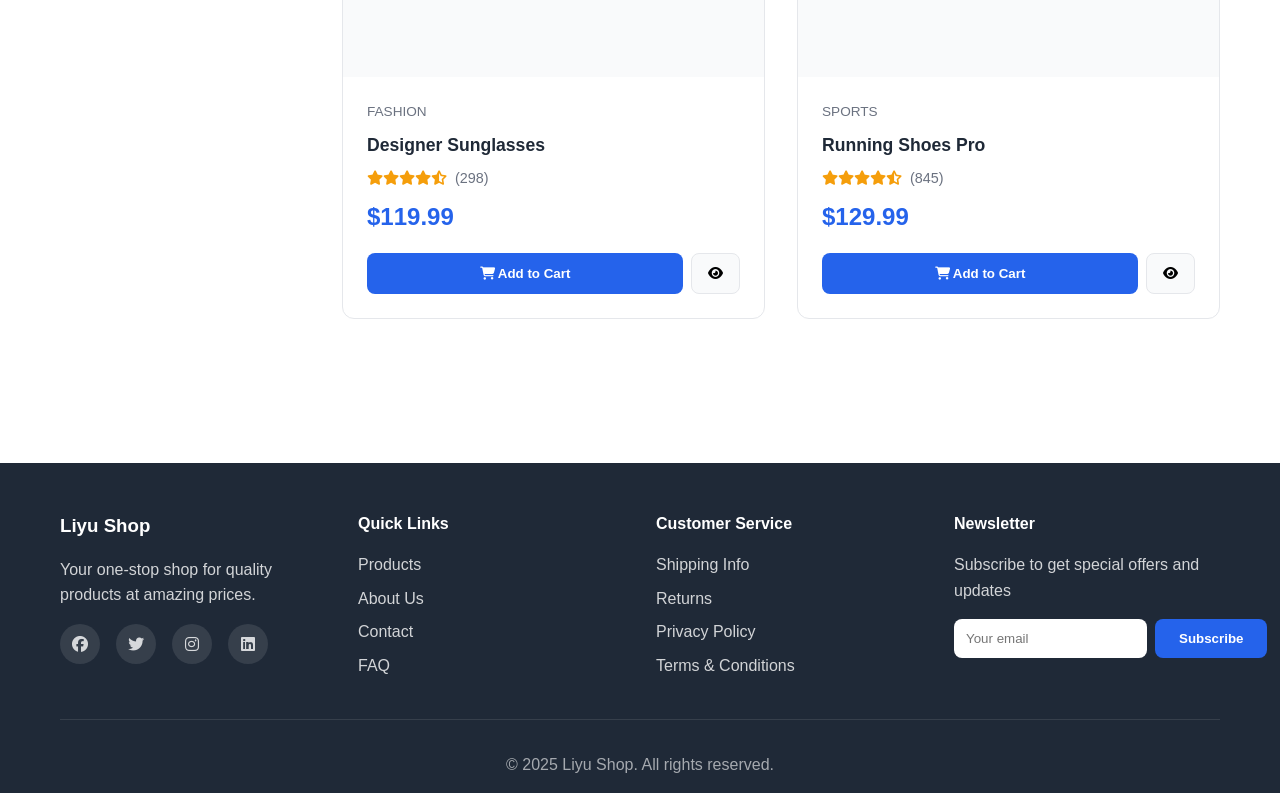
<file: ecommerce/products.html>
<!DOCTYPE html>
<html lang="en">
<head>
    <meta charset="UTF-8">
    <meta name="viewport" content="width=device-width, initial-scale=1.0">
    <title>Products - Liyu Shop</title>
    <link rel="stylesheet" href="css/style.css">
    <link rel="stylesheet" href="https://cdnjs.cloudflare.com/ajax/libs/font-awesome/6.4.0/css/all.min.css">
</head>
<body>
    <!-- Header -->
    <header class="header">
        <div class="container">
            <div class="logo">
                <h1>Liyu <span>Shop</span></h1>
            </div>
            <nav class="nav">
                <ul>
                    <li><a href="index.html">Home</a></li>
                    <li><a href="products.html" class="active">Products</a></li>
                    <li><a href="#about">About</a></li>
                    <li><a href="#contact">Contact</a></li>
                </ul>
            </nav>
            <div class="header-icons">
                <a href="#search" class="icon"><i class="fas fa-search"></i></a>
                <a href="cart.html" class="icon cart-icon">
                    <i class="fas fa-shopping-cart"></i>
                    <span class="cart-count">0</span>
                </a>
                <a href="#user" class="icon"><i class="fas fa-user"></i></a>
            </div>
        </div>
    </header>

    <!-- Page Header -->
    <section class="page-header">
        <div class="container">
            <h1>Our Products</h1>
            <p>Browse our amazing collection</p>
        </div>
    </section>

    <!-- Products Section -->
    <section class="products-section">
        <div class="container">
            <div class="products-wrapper">
                <!-- Filters Sidebar -->
                <aside class="filters-sidebar">
                    <h3>Filters</h3>

                    <div class="filter-group">
                        <h4>Categories</h4>
                        <label><input type="checkbox" value="electronics"> Electronics</label>
                        <label><input type="checkbox" value="fashion"> Fashion</label>
                        <label><input type="checkbox" value="home"> Home & Living</label>
                        <label><input type="checkbox" value="sports"> Sports</label>
                    </div>

                    <div class="filter-group">
                        <h4>Price Range</h4>
                        <label><input type="radio" name="price" value="0-50"> Under $50</label>
                        <label><input type="radio" name="price" value="50-100"> $50 - $100</label>
                        <label><input type="radio" name="price" value="100-200"> $100 - $200</label>
                        <label><input type="radio" name="price" value="200+"> $200+</label>
                    </div>

                    <div class="filter-group">
                        <h4>Rating</h4>
                        <label><input type="checkbox" value="4"> 4★ & above</label>
                        <label><input type="checkbox" value="3"> 3★ & above</label>
                    </div>

                    <button class="btn btn-secondary" id="clear-filters">Clear Filters</button>
                </aside>

                <!-- Products Grid -->
                <div class="products-content">
                    <div class="products-header">
                        <p id="products-count">Showing all products</p>
                        <select id="sort-select">
                            <option value="featured">Featured</option>
                            <option value="price-low">Price: Low to High</option>
                            <option value="price-high">Price: High to Low</option>
                            <option value="name">Name: A to Z</option>
                        </select>
                    </div>

                    <div class="product-grid" id="products-grid">
                        <!-- Products will be loaded dynamically -->
                    </div>
                </div>
            </div>
        </div>
    </section>

    <!-- Footer -->
    <footer class="footer">
        <div class="container">
            <div class="footer-grid">
                <div class="footer-section">
                    <h3>Liyu Shop</h3>
                    <p>Your one-stop shop for quality products at amazing prices.</p>
                    <div class="social-icons">
                        <a href="#"><i class="fab fa-facebook"></i></a>
                        <a href="#"><i class="fab fa-twitter"></i></a>
                        <a href="#"><i class="fab fa-instagram"></i></a>
                        <a href="#"><i class="fab fa-linkedin"></i></a>
                    </div>
                </div>
                <div class="footer-section">
                    <h4>Quick Links</h4>
                    <ul>
                        <li><a href="products.html">Products</a></li>
                        <li><a href="#about">About Us</a></li>
                        <li><a href="#contact">Contact</a></li>
                        <li><a href="#faq">FAQ</a></li>
                    </ul>
                </div>
                <div class="footer-section">
                    <h4>Customer Service</h4>
                    <ul>
                        <li><a href="#shipping">Shipping Info</a></li>
                        <li><a href="#returns">Returns</a></li>
                        <li><a href="#privacy">Privacy Policy</a></li>
                        <li><a href="#terms">Terms & Conditions</a></li>
                    </ul>
                </div>
                <div class="footer-section">
                    <h4>Newsletter</h4>
                    <p>Subscribe to get special offers and updates</p>
                    <form class="newsletter-form">
                        <input type="email" placeholder="Your email">
                        <button type="submit">Subscribe</button>
                    </form>
                </div>
            </div>
            <div class="footer-bottom">
                <p>&copy; 2025 Liyu Shop. All rights reserved.</p>
            </div>
        </div>
    </footer>

    <script src="js/products.js"></script>
    <script src="js/cart.js"></script>
    <script src="js/main.js"></script>
</body>
</html>
</file>
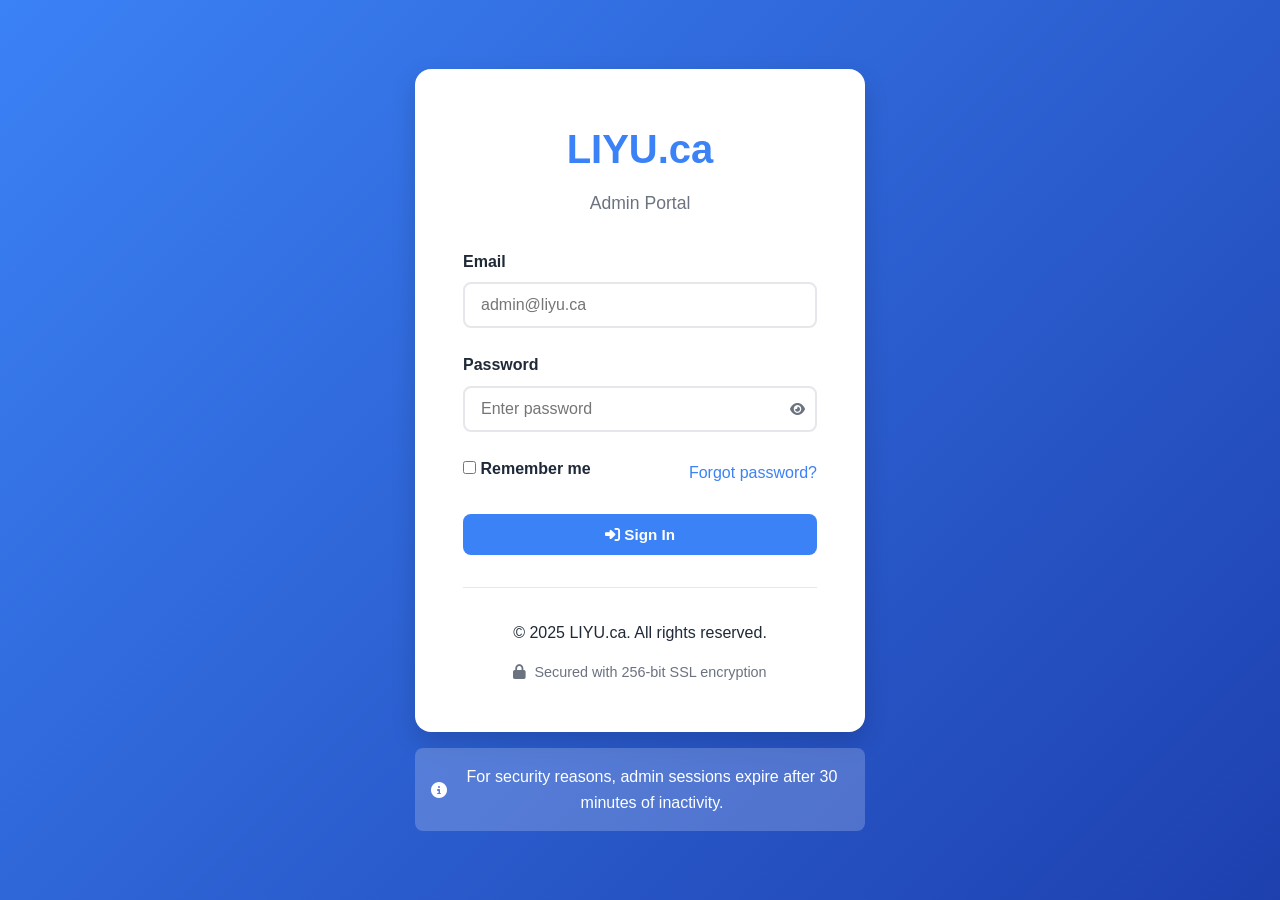
<file: ecommerce/admin/dashboard.html>
<!DOCTYPE html>
<html lang="en">
<head>
    <meta charset="UTF-8">
    <meta name="viewport" content="width=device-width, initial-scale=1.0">
    <title>Dashboard - LIYU.ca Admin</title>
    <link rel="stylesheet" href="css/admin-style.css">
    <link rel="stylesheet" href="https://cdnjs.cloudflare.com/ajax/libs/font-awesome/6.4.0/css/all.min.css">
</head>
<body class="admin-page">
    <!-- Sidebar -->
    <aside class="admin-sidebar" id="sidebar">
        <div class="sidebar-header">
            <h2>LIYU.ca</h2>
            <span class="admin-badge">Admin</span>
        </div>

        <nav class="sidebar-nav">
            <a href="dashboard.html" class="nav-item active">
                <i class="fas fa-chart-line"></i>
                <span>Dashboard</span>
            </a>
            <a href="inventory.html" class="nav-item">
                <i class="fas fa-boxes"></i>
                <span>Inventory</span>
                <span class="badge badge-warning" id="low-stock-badge">3</span>
            </a>
            <a href="pricing.html" class="nav-item">
                <i class="fas fa-tags"></i>
                <span>Pricing</span>
            </a>
            <a href="promotions.html" class="nav-item">
                <i class="fas fa-percent"></i>
                <span>Promotions</span>
            </a>
            <a href="orders.html" class="nav-item">
                <i class="fas fa-shopping-cart"></i>
                <span>Orders</span>
                <span class="badge badge-primary" id="pending-orders">12</span>
            </a>
            <a href="products.html" class="nav-item">
                <i class="fas fa-box"></i>
                <span>Products</span>
            </a>
            <a href="customers.html" class="nav-item">
                <i class="fas fa-users"></i>
                <span>Customers</span>
            </a>
            <a href="analytics.html" class="nav-item">
                <i class="fas fa-chart-bar"></i>
                <span>Analytics</span>
            </a>
            <a href="users.html" class="nav-item">
                <i class="fas fa-user-shield"></i>
                <span>Users & Roles</span>
            </a>
            <a href="audit-logs.html" class="nav-item">
                <i class="fas fa-clipboard-list"></i>
                <span>Audit Logs</span>
            </a>
            <a href="settings.html" class="nav-item">
                <i class="fas fa-cog"></i>
                <span>Settings</span>
            </a>
        </nav>

        <div class="sidebar-footer">
            <div class="user-info">
                <i class="fas fa-user-circle"></i>
                <div>
                    <strong id="admin-name">Admin User</strong>
                    <small id="admin-role">Super Admin</small>
                </div>
            </div>
            <button class="btn-logout" onclick="logout()">
                <i class="fas fa-sign-out-alt"></i>
            </button>
        </div>
    </aside>

    <!-- Main Content -->
    <main class="admin-main">
        <!-- Top Bar -->
        <header class="admin-topbar">
            <button class="btn-toggle-sidebar" onclick="toggleSidebar()">
                <i class="fas fa-bars"></i>
            </button>

            <div class="topbar-title">
                <h1>Dashboard</h1>
                <span class="breadcrumb">Home / Dashboard</span>
            </div>

            <div class="topbar-actions">
                <button class="icon-btn" onclick="refreshDashboard()">
                    <i class="fas fa-sync-alt"></i>
                </button>
                <div class="notification-bell">
                    <button class="icon-btn">
                        <i class="fas fa-bell"></i>
                        <span class="notification-count">5</span>
                    </button>
                </div>
                <div class="session-timer">
                    <i class="fas fa-clock"></i>
                    <span id="session-timer">29:45</span>
                </div>
            </div>
        </header>

        <!-- Dashboard Content -->
        <div class="admin-content">
            <!-- KPI Cards -->
            <div class="kpi-grid">
                <div class="kpi-card">
                    <div class="kpi-icon" style="background: #3b82f6;">
                        <i class="fas fa-dollar-sign"></i>
                    </div>
                    <div class="kpi-details">
                        <h3>$45,231</h3>
                        <p>Revenue (Today)</p>
                        <span class="kpi-change positive">
                            <i class="fas fa-arrow-up"></i> 12.5%
                        </span>
                    </div>
                </div>

                <div class="kpi-card">
                    <div class="kpi-icon" style="background: #10b981;">
                        <i class="fas fa-shopping-cart"></i>
                    </div>
                    <div class="kpi-details">
                        <h3>247</h3>
                        <p>Orders (Today)</p>
                        <span class="kpi-change positive">
                            <i class="fas fa-arrow-up"></i> 8.2%
                        </span>
                    </div>
                </div>

                <div class="kpi-card">
                    <div class="kpi-icon" style="background: #f59e0b;">
                        <i class="fas fa-boxes"></i>
                    </div>
                    <div class="kpi-details">
                        <h3>1,234</h3>
                        <p>Total SKUs</p>
                        <span class="kpi-change">
                            <i class="fas fa-exclamation-triangle"></i> 3 Low Stock
                        </span>
                    </div>
                </div>

                <div class="kpi-card">
                    <div class="kpi-icon" style="background: #8b5cf6;">
                        <i class="fas fa-users"></i>
                    </div>
                    <div class="kpi-details">
                        <h3>8,543</h3>
                        <p>Active Customers</p>
                        <span class="kpi-change positive">
                            <i class="fas fa-arrow-up"></i> 5.1%
                        </span>
                    </div>
                </div>
            </div>

            <!-- Performance Metrics -->
            <div class="dashboard-row">
                <div class="card performance-card">
                    <div class="card-header">
                        <h3><i class="fas fa-tachometer-alt"></i> Site Performance</h3>
                        <span class="status-badge success">Healthy</span>
                    </div>
                    <div class="card-body">
                        <div class="metric-item">
                            <div class="metric-label">
                                <span>LCP (Largest Contentful Paint)</span>
                                <span class="metric-target">Target: ≤ 2.5s</span>
                            </div>
                            <div class="metric-bar">
                                <div class="metric-progress" style="width: 65%; background: #10b981;"></div>
                            </div>
                            <span class="metric-value">1.8s</span>
                        </div>

                        <div class="metric-item">
                            <div class="metric-label">
                                <span>INP (Interaction to Next Paint)</span>
                                <span class="metric-target">Target: ≤ 200ms</span>
                            </div>
                            <div class="metric-bar">
                                <div class="metric-progress" style="width: 72%; background: #10b981;"></div>
                            </div>
                            <span class="metric-value">144ms</span>
                        </div>

                        <div class="metric-item">
                            <div class="metric-label">
                                <span>CLS (Cumulative Layout Shift)</span>
                                <span class="metric-target">Target: ≤ 0.1</span>
                            </div>
                            <div class="metric-bar">
                                <div class="metric-progress" style="width: 45%; background: #10b981;"></div>
                            </div>
                            <span class="metric-value">0.045</span>
                        </div>
                    </div>
                </div>

                <div class="card alerts-card">
                    <div class="card-header">
                        <h3><i class="fas fa-exclamation-triangle"></i> Critical Alerts</h3>
                        <button class="btn btn-sm">View All</button>
                    </div>
                    <div class="card-body">
                        <div class="alert-item warning">
                            <i class="fas fa-box"></i>
                            <div>
                                <strong>Low Stock Alert</strong>
                                <p>3 SKUs below reorder threshold</p>
                                <small>2 minutes ago</small>
                            </div>
                        </div>
                        <div class="alert-item info">
                            <i class="fas fa-sync"></i>
                            <div>
                                <strong>Inventory Sync</strong>
                                <p>POS sync completed successfully</p>
                                <small>15 minutes ago</small>
                            </div>
                        </div>
                        <div class="alert-item success">
                            <i class="fas fa-percent"></i>
                            <div>
                                <strong>Promotion Active</strong>
                                <p>Holiday Sale 2025 is now live</p>
                                <small>1 hour ago</small>
                            </div>
                        </div>
                    </div>
                </div>
            </div>

            <!-- Recent Activity & Promotions -->
            <div class="dashboard-row">
                <div class="card">
                    <div class="card-header">
                        <h3><i class="fas fa-history"></i> Recent Price Changes</h3>
                        <a href="pricing.html" class="btn btn-sm">View All</a>
                    </div>
                    <div class="card-body">
                        <table class="data-table">
                            <thead>
                                <tr>
                                    <th>SKU</th>
                                    <th>Product</th>
                                    <th>Old Price</th>
                                    <th>New Price</th>
                                    <th>Changed By</th>
                                    <th>Time</th>
                                </tr>
                            </thead>
                            <tbody id="recent-price-changes">
                                <tr>
                                    <td>WH-001</td>
                                    <td>Wireless Headphones</td>
                                    <td>$89.99</td>
                                    <td class="price-down">$79.99</td>
                                    <td>admin@liyu.ca</td>
                                    <td>10 min ago</td>
                                </tr>
                                <tr>
                                    <td>FW-003</td>
                                    <td>Smart Fitness Watch</td>
                                    <td>$179.99</td>
                                    <td class="price-up">$199.99</td>
                                    <td>merchandiser@liyu.ca</td>
                                    <td>1 hour ago</td>
                                </tr>
                            </tbody>
                        </table>
                    </div>
                </div>

                <div class="card">
                    <div class="card-header">
                        <h3><i class="fas fa-percent"></i> Active Promotions</h3>
                        <a href="promotions.html" class="btn btn-sm">Manage</a>
                    </div>
                    <div class="card-body">
                        <div class="promotion-item">
                            <div class="promo-badge">20% OFF</div>
                            <div class="promo-details">
                                <strong>Holiday Sale 2025</strong>
                                <p>Electronics category</p>
                                <div class="promo-stats">
                                    <span><i class="fas fa-shopping-cart"></i> 145 uses</span>
                                    <span><i class="fas fa-clock"></i> Ends in 5 days</span>
                                </div>
                            </div>
                        </div>
                        <div class="promotion-item">
                            <div class="promo-badge">BOGO</div>
                            <div class="promo-details">
                                <strong>Buy One Get One</strong>
                                <p>Fashion accessories</p>
                                <div class="promo-stats">
                                    <span><i class="fas fa-shopping-cart"></i> 67 uses</span>
                                    <span><i class="fas fa-clock"></i> Ends in 12 days</span>
                                </div>
                            </div>
                        </div>
                    </div>
                </div>
            </div>
        </div>
    </main>

    <script src="js/admin-common.js"></script>
    <script src="js/admin-dashboard.js"></script>
</body>
</html>
</file>
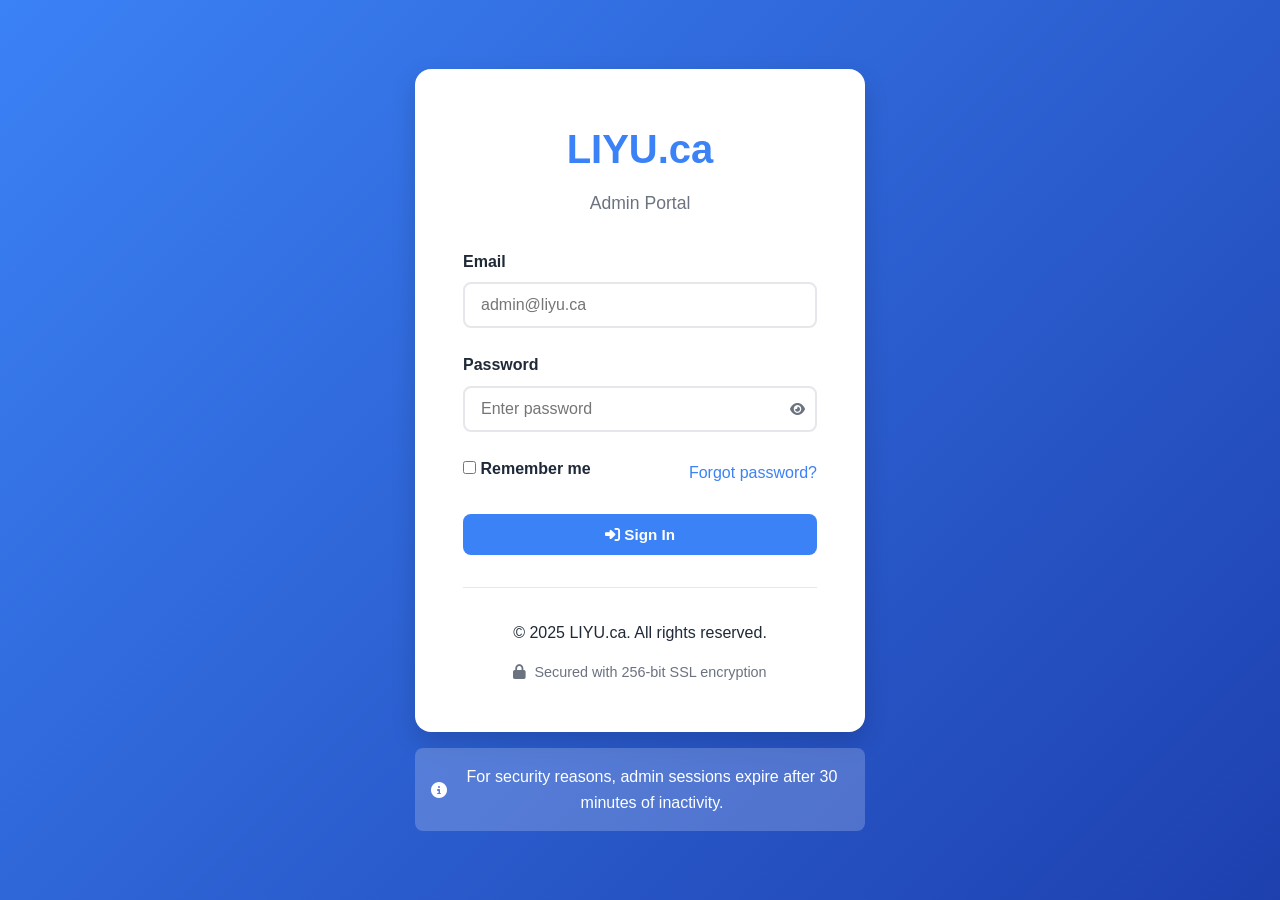
<file: ecommerce/admin/inventory.html>
<!DOCTYPE html>
<html lang="en">
<head>
    <meta charset="UTF-8">
    <meta name="viewport" content="width=device-width, initial-scale=1.0">
    <title>Inventory Management - LIYU.ca Admin</title>
    <link rel="stylesheet" href="css/admin-style.css">
    <link rel="stylesheet" href="https://cdnjs.cloudflare.com/ajax/libs/font-awesome/6.4.0/css/all.min.css">
</head>
<body class="admin-page">
    <!-- Sidebar (same as dashboard) -->
    <aside class="admin-sidebar" id="sidebar">
        <div class="sidebar-header">
            <h2>LIYU.ca</h2>
            <span class="admin-badge">Admin</span>
        </div>
        <nav class="sidebar-nav">
            <a href="dashboard.html" class="nav-item">
                <i class="fas fa-chart-line"></i><span>Dashboard</span>
            </a>
            <a href="inventory.html" class="nav-item active">
                <i class="fas fa-boxes"></i><span>Inventory</span>
                <span class="badge badge-warning" id="low-stock-badge">3</span>
            </a>
            <a href="pricing.html" class="nav-item">
                <i class="fas fa-tags"></i><span>Pricing</span>
            </a>
            <a href="promotions.html" class="nav-item">
                <i class="fas fa-percent"></i><span>Promotions</span>
            </a>
            <a href="orders.html" class="nav-item">
                <i class="fas fa-shopping-cart"></i><span>Orders</span>
            </a>
            <a href="products.html" class="nav-item">
                <i class="fas fa-box"></i><span>Products</span>
            </a>
            <a href="audit-logs.html" class="nav-item">
                <i class="fas fa-clipboard-list"></i><span>Audit Logs</span>
            </a>
        </nav>
        <div class="sidebar-footer">
            <div class="user-info">
                <i class="fas fa-user-circle"></i>
                <div>
                    <strong id="admin-name">Admin User</strong>
                    <small id="admin-role">Super Admin</small>
                </div>
            </div>
            <button class="btn-logout" onclick="logout()">
                <i class="fas fa-sign-out-alt"></i>
            </button>
        </div>
    </aside>

    <!-- Main Content -->
    <main class="admin-main">
        <header class="admin-topbar">
            <button class="btn-toggle-sidebar" onclick="toggleSidebar()">
                <i class="fas fa-bars"></i>
            </button>
            <div class="topbar-title">
                <h1>Inventory Management</h1>
                <span class="breadcrumb">Home / Inventory</span>
            </div>
            <div class="topbar-actions">
                <button class="btn btn-primary" onclick="showBulkImport()">
                    <i class="fas fa-upload"></i> Bulk Import
                </button>
                <button class="btn btn-secondary" onclick="exportInventory()">
                    <i class="fas fa-download"></i> Export CSV
                </button>
            </div>
        </header>

        <div class="admin-content">
            <!-- Inventory Summary -->
            <div class="kpi-grid">
                <div class="kpi-card">
                    <div class="kpi-icon" style="background: #3b82f6;">
                        <i class="fas fa-boxes"></i>
                    </div>
                    <div class="kpi-details">
                        <h3>1,234</h3>
                        <p>Total SKUs</p>
                        <span class="kpi-change">Across 3 locations</span>
                    </div>
                </div>
                <div class="kpi-card">
                    <div class="kpi-icon" style="background: #10b981;">
                        <i class="fas fa-check-circle"></i>
                    </div>
                    <div class="kpi-details">
                        <h3>987</h3>
                        <p>In Stock</p>
                        <span class="kpi-change positive">80% availability</span>
                    </div>
                </div>
                <div class="kpi-card">
                    <div class="kpi-icon" style="background: #f59e0b;">
                        <i class="fas fa-exclamation-triangle"></i>
                    </div>
                    <div class="kpi-details">
                        <h3>3</h3>
                        <p>Low Stock</p>
                        <span class="kpi-change negative">Below threshold</span>
                    </div>
                </div>
                <div class="kpi-card">
                    <div class="kpi-icon" style="background: #ef4444;">
                        <i class="fas fa-times-circle"></i>
                    </div>
                    <div class="kpi-details">
                        <h3>15</h3>
                        <p>Out of Stock</p>
                        <span class="kpi-change negative">Needs reorder</span>
                    </div>
                </div>
            </div>

            <!-- Filters & Search -->
            <div class="card">
                <div class="card-body">
                    <div class="inventory-filters">
                        <div class="search-box">
                            <i class="fas fa-search"></i>
                            <input type="text" id="inventory-search" placeholder="Search SKU, product name...">
                        </div>
                        <select id="location-filter">
                            <option value="">All Locations</option>
                            <option value="warehouse-1">Warehouse 1 - Toronto</option>
                            <option value="warehouse-2">Warehouse 2 - Vancouver</option>
                            <option value="store-1">Store - Montreal</option>
                        </select>
                        <select id="status-filter">
                            <option value="">All Status</option>
                            <option value="in-stock">In Stock</option>
                            <option value="low-stock">Low Stock</option>
                            <option value="out-of-stock">Out of Stock</option>
                            <option value="reserved">Reserved</option>
                        </select>
                        <select id="category-filter">
                            <option value="">All Categories</option>
                            <option value="electronics">Electronics</option>
                            <option value="fashion">Fashion</option>
                            <option value="home">Home & Living</option>
                            <option value="sports">Sports</option>
                        </select>
                    </div>
                </div>
            </div>

            <!-- Inventory Table -->
            <div class="card">
                <div class="card-header">
                    <h3><i class="fas fa-warehouse"></i> Inventory Items</h3>
                    <div class="card-actions">
                        <button class="btn btn-sm" onclick="toggleBulkActions()">
                            <i class="fas fa-check-square"></i> Bulk Actions
                        </button>
                    </div>
                </div>
                <div class="card-body">
                    <table class="data-table inventory-table">
                        <thead>
                            <tr>
                                <th><input type="checkbox" id="select-all"></th>
                                <th>SKU</th>
                                <th>Product</th>
                                <th>Category</th>
                                <th>Location</th>
                                <th>On Hand</th>
                                <th>Reserved</th>
                                <th>Available</th>
                                <th>Reorder Point</th>
                                <th>Status</th>
                                <th>Actions</th>
                            </tr>
                        </thead>
                        <tbody id="inventory-table-body">
                            <tr>
                                <td><input type="checkbox" class="row-select"></td>
                                <td><strong>WH-001</strong></td>
                                <td>Wireless Bluetooth Headphones</td>
                                <td>Electronics</td>
                                <td>Warehouse 1</td>
                                <td>145</td>
                                <td>12</td>
                                <td class="stock-ok">133</td>
                                <td>20</td>
                                <td><span class="status-badge success">In Stock</span></td>
                                <td>
                                    <button class="btn-icon" onclick="adjustInventory('WH-001')" title="Adjust">
                                        <i class="fas fa-edit"></i>
                                    </button>
                                    <button class="btn-icon" onclick="viewHistory('WH-001')" title="History">
                                        <i class="fas fa-history"></i>
                                    </button>
                                </td>
                            </tr>
                            <tr>
                                <td><input type="checkbox" class="row-select"></td>
                                <td><strong>FW-002</strong></td>
                                <td>Smart Fitness Watch</td>
                                <td>Electronics</td>
                                <td>Warehouse 1</td>
                                <td>8</td>
                                <td>3</td>
                                <td class="stock-low">5</td>
                                <td>15</td>
                                <td><span class="status-badge warning">Low Stock</span></td>
                                <td>
                                    <button class="btn-icon" onclick="adjustInventory('FW-002')">
                                        <i class="fas fa-edit"></i>
                                    </button>
                                    <button class="btn-icon" onclick="viewHistory('FW-002')">
                                        <i class="fas fa-history"></i>
                                    </button>
                                </td>
                            </tr>
                            <tr>
                                <td><input type="checkbox" class="row-select"></td>
                                <td><strong>DJ-003</strong></td>
                                <td>Casual Denim Jacket</td>
                                <td>Fashion</td>
                                <td>Store - Montreal</td>
                                <td>0</td>
                                <td>0</td>
                                <td class="stock-out">0</td>
                                <td>10</td>
                                <td><span class="status-badge danger">Out of Stock</span></td>
                                <td>
                                    <button class="btn-icon" onclick="adjustInventory('DJ-003')">
                                        <i class="fas fa-edit"></i>
                                    </button>
                                    <button class="btn-icon" onclick="viewHistory('DJ-003')">
                                        <i class="fas fa-history"></i>
                                    </button>
                                </td>
                            </tr>
                        </tbody>
                    </table>
                </div>
            </div>

            <!-- Bulk Actions Panel (hidden by default) -->
            <div id="bulk-actions-panel" class="bulk-actions-panel" style="display: none;">
                <div class="bulk-actions-content">
                    <span><i class="fas fa-check-square"></i> <strong id="selected-count">0</strong> items selected</span>
                    <div class="bulk-actions-buttons">
                        <button class="btn btn-sm" onclick="bulkAdjust()">
                            <i class="fas fa-edit"></i> Bulk Adjust
                        </button>
                        <button class="btn btn-sm" onclick="bulkTransfer()">
                            <i class="fas fa-exchange-alt"></i> Transfer
                        </button>
                        <button class="btn btn-sm btn-danger" onclick="clearSelection()">
                            <i class="fas fa-times"></i> Clear
                        </button>
                    </div>
                </div>
            </div>
        </div>
    </main>

    <!-- Adjust Inventory Modal -->
    <div id="adjust-modal" class="modal">
        <div class="modal-content">
            <div class="modal-header">
                <h3><i class="fas fa-edit"></i> Adjust Inventory</h3>
                <button class="btn-close" onclick="closeModal('adjust-modal')">&times;</button>
            </div>
            <div class="modal-body">
                <form id="adjust-form">
                    <div class="form-group">
                        <label>SKU</label>
                        <input type="text" id="adjust-sku" readonly>
                    </div>
                    <div class="form-group">
                        <label>Product</label>
                        <input type="text" id="adjust-product" readonly>
                    </div>
                    <div class="form-row">
                        <div class="form-group">
                            <label>Current On Hand</label>
                            <input type="number" id="current-quantity" readonly>
                        </div>
                        <div class="form-group">
                            <label>Adjustment Type</label>
                            <select id="adjustment-type">
                                <option value="add">Add Stock</option>
                                <option value="remove">Remove Stock</option>
                                <option value="set">Set Quantity</option>
                            </select>
                        </div>
                    </div>
                    <div class="form-group">
                        <label>Quantity</label>
                        <input type="number" id="adjust-quantity" min="0" required>
                    </div>
                    <div class="form-group">
                        <label>Reason <span class="required">*</span></label>
                        <select id="adjust-reason" required>
                            <option value="">Select reason...</option>
                            <option value="received">Stock Received</option>
                            <option value="return">Customer Return</option>
                            <option value="damaged">Damaged Goods</option>
                            <option value="theft">Theft/Loss</option>
                            <option value="correction">Inventory Correction</option>
                            <option value="transfer">Location Transfer</option>
                        </select>
                    </div>
                    <div class="form-group">
                        <label>Notes</label>
                        <textarea id="adjust-notes" rows="3" placeholder="Additional notes..."></textarea>
                    </div>
                    <div class="modal-actions">
                        <button type="button" class="btn btn-secondary" onclick="closeModal('adjust-modal')">Cancel</button>
                        <button type="submit" class="btn btn-primary">
                            <i class="fas fa-save"></i> Save Adjustment
                        </button>
                    </div>
                </form>
            </div>
        </div>
    </div>

    <!-- Bulk Import Modal -->
    <div id="bulk-import-modal" class="modal">
        <div class="modal-content modal-lg">
            <div class="modal-header">
                <h3><i class="fas fa-upload"></i> Bulk Import Inventory</h3>
                <button class="btn-close" onclick="closeModal('bulk-import-modal')">&times;</button>
            </div>
            <div class="modal-body">
                <div class="import-instructions">
                    <h4>Instructions:</h4>
                    <ol>
                        <li>Download the CSV template</li>
                        <li>Fill in your inventory data</li>
                        <li>Upload the completed file</li>
                    </ol>
                    <button class="btn btn-secondary" onclick="downloadTemplate()">
                        <i class="fas fa-download"></i> Download Template
                    </button>
                </div>
                <div class="upload-area" id="upload-area">
                    <i class="fas fa-cloud-upload-alt"></i>
                    <p>Drag and drop CSV file here or click to browse</p>
                    <input type="file" id="csv-upload" accept=".csv" style="display: none;">
                    <button class="btn btn-primary" onclick="document.getElementById('csv-upload').click()">
                        Select File
                    </button>
                </div>
                <div id="upload-progress" style="display: none;">
                    <div class="progress-bar">
                        <div class="progress-fill" id="progress-fill"></div>
                    </div>
                    <p id="progress-text">Uploading...</p>
                </div>
            </div>
        </div>
    </div>

    <script src="js/admin-common.js"></script>
    <script src="js/admin-inventory.js"></script>
</body>
</html>
</file>
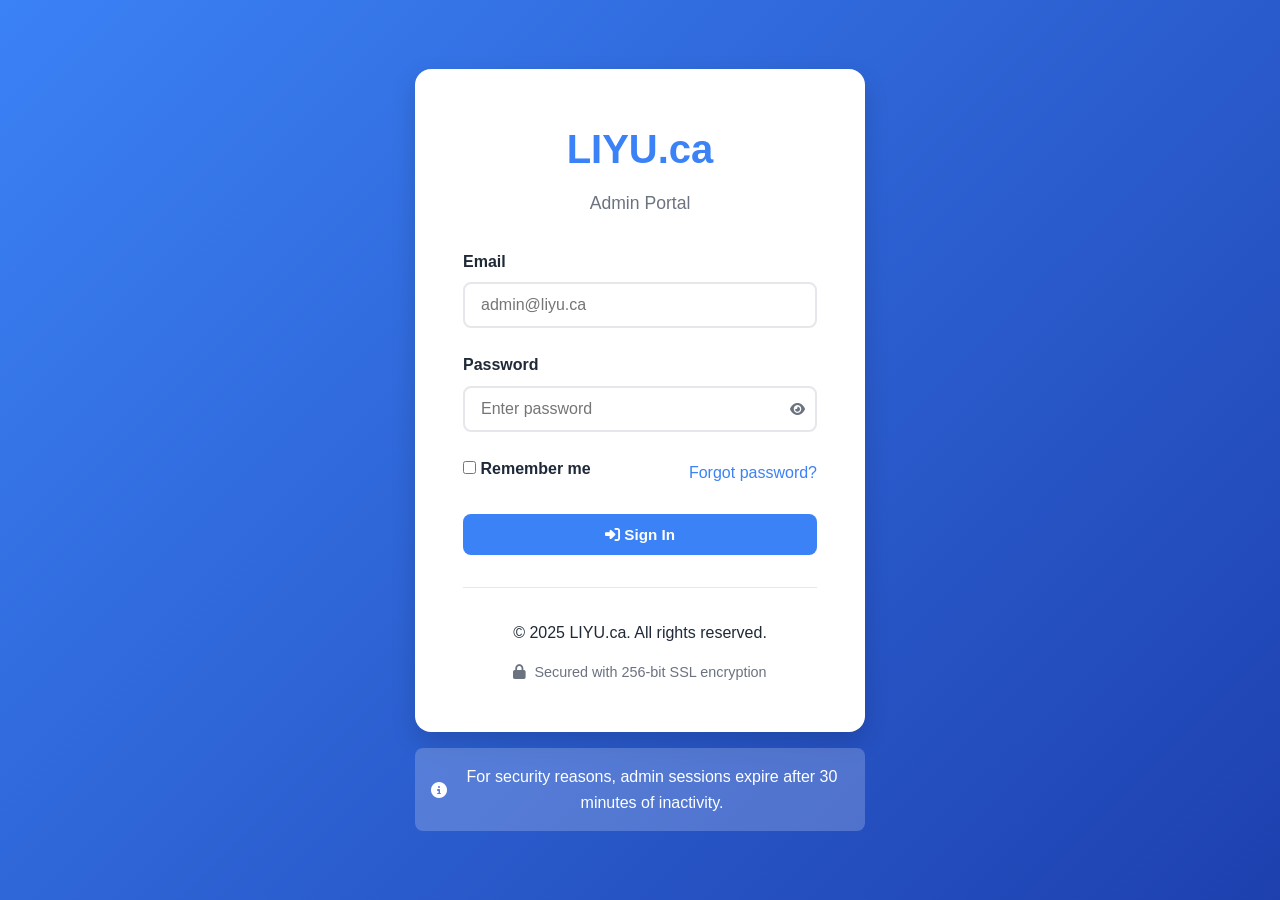
<file: ecommerce/admin/login.html>
<!DOCTYPE html>
<html lang="en">
<head>
    <meta charset="UTF-8">
    <meta name="viewport" content="width=device-width, initial-scale=1.0">
    <title>Admin Login - LIYU.ca</title>
    <link rel="stylesheet" href="css/admin-style.css">
    <link rel="stylesheet" href="https://cdnjs.cloudflare.com/ajax/libs/font-awesome/6.4.0/css/all.min.css">
</head>
<body class="login-page">
    <div class="login-container">
        <div class="login-card">
            <div class="login-header">
                <h1>LIYU.ca</h1>
                <p>Admin Portal</p>
            </div>

            <!-- Login Form -->
            <form id="login-form" class="auth-form">
                <div class="form-group">
                    <label for="email">Email</label>
                    <input type="email" id="email" name="email" required placeholder="admin@liyu.ca">
                </div>

                <div class="form-group">
                    <label for="password">Password</label>
                    <div class="password-input">
                        <input type="password" id="password" name="password" required placeholder="Enter password">
                        <button type="button" class="toggle-password" onclick="togglePassword('password')">
                            <i class="fas fa-eye"></i>
                        </button>
                    </div>
                </div>

                <div class="form-options">
                    <label class="checkbox">
                        <input type="checkbox" name="remember">
                        <span>Remember me</span>
                    </label>
                    <a href="#forgot-password" class="link">Forgot password?</a>
                </div>

                <button type="submit" class="btn btn-primary btn-block">
                    <i class="fas fa-sign-in-alt"></i> Sign In
                </button>
            </form>

            <!-- MFA Form (hidden by default) -->
            <form id="mfa-form" class="auth-form" style="display: none;">
                <div class="mfa-header">
                    <i class="fas fa-shield-alt"></i>
                    <h3>Two-Factor Authentication</h3>
                    <p>Enter the 6-digit code from your authenticator app</p>
                </div>

                <div class="form-group">
                    <input type="text" id="mfa-code" name="mfa_code" required
                           placeholder="000000" maxlength="6" pattern="[0-9]{6}"
                           class="mfa-input">
                </div>

                <div class="form-options">
                    <label class="checkbox">
                        <input type="checkbox" name="trust-device">
                        <span>Trust this device for 30 days</span>
                    </label>
                </div>

                <button type="submit" class="btn btn-primary btn-block">
                    Verify & Continue
                </button>

                <button type="button" class="btn btn-secondary btn-block" onclick="backToLogin()">
                    Back to Login
                </button>
            </form>

            <div class="login-footer">
                <p>&copy; 2025 LIYU.ca. All rights reserved.</p>
                <div class="security-badges">
                    <i class="fas fa-lock"></i>
                    <span>Secured with 256-bit SSL encryption</span>
                </div>
            </div>
        </div>

        <!-- Security Notice -->
        <div class="security-notice">
            <i class="fas fa-info-circle"></i>
            <p>For security reasons, admin sessions expire after 30 minutes of inactivity.</p>
        </div>
    </div>

    <script src="js/admin-auth.js"></script>
</body>
</html>
</file>
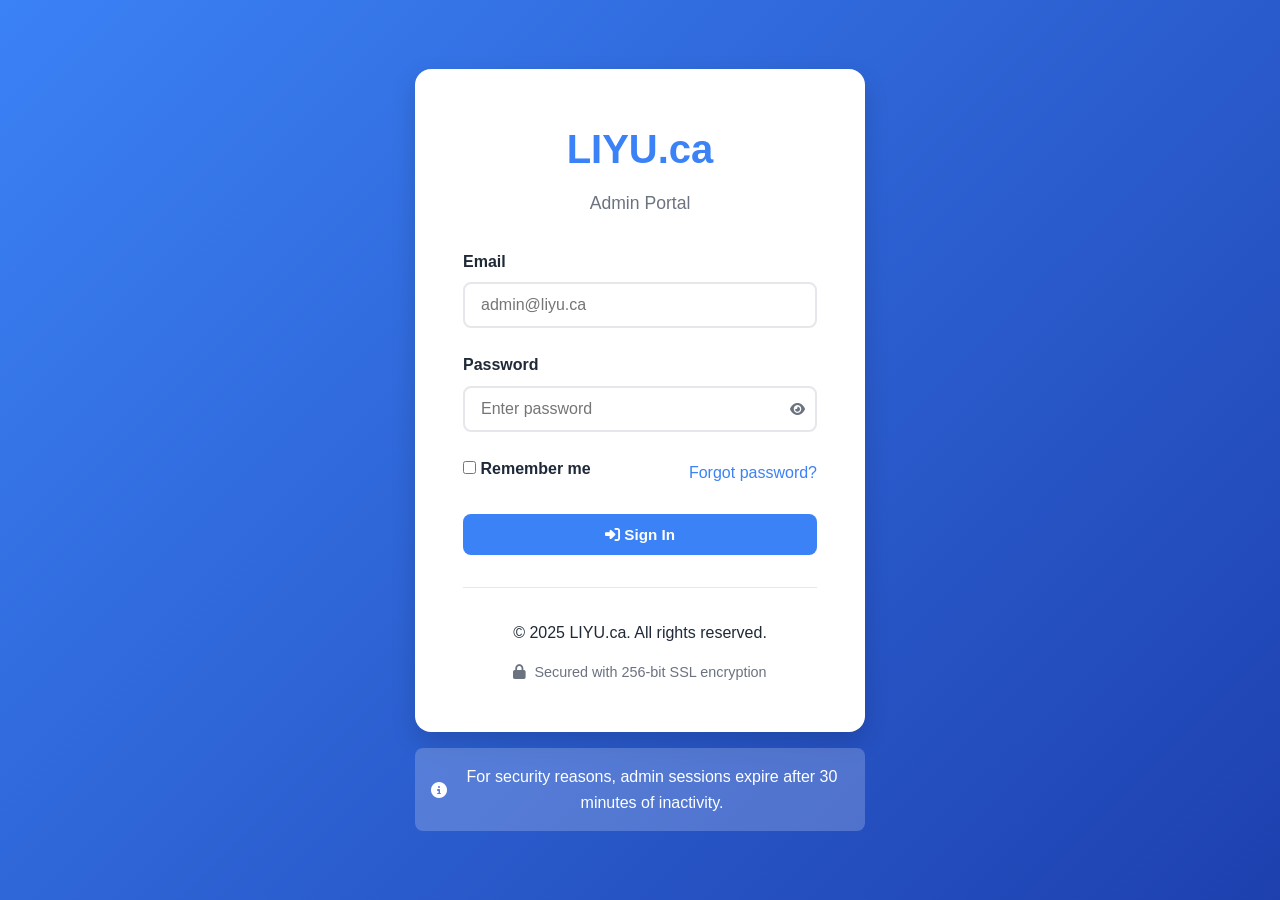
<file: ecommerce/admin/promotions.html>
<!DOCTYPE html>
<html lang="en">
<head>
    <meta charset="UTF-8">
    <meta name="viewport" content="width=device-width, initial-scale=1.0">
    <title>Promotion & Coupon Management - LIYU.ca Admin</title>
    <link rel="stylesheet" href="css/admin-style.css">
    <link rel="stylesheet" href="https://cdnjs.cloudflare.com/ajax/libs/font-awesome/6.4.0/css/all.min.css">
</head>
<body class="admin-page">
    <aside class="admin-sidebar" id="sidebar">
        <div class="sidebar-header">
            <h2>LIYU.ca</h2>
            <span class="admin-badge">Admin</span>
        </div>
        <nav class="sidebar-nav">
            <a href="dashboard.html" class="nav-item"><i class="fas fa-chart-line"></i><span>Dashboard</span></a>
            <a href="inventory.html" class="nav-item"><i class="fas fa-boxes"></i><span>Inventory</span></a>
            <a href="pricing.html" class="nav-item"><i class="fas fa-tags"></i><span>Pricing</span></a>
            <a href="promotions.html" class="nav-item active"><i class="fas fa-percent"></i><span>Promotions</span></a>
            <a href="orders.html" class="nav-item"><i class="fas fa-shopping-cart"></i><span>Orders</span></a>
            <a href="audit-logs.html" class="nav-item"><i class="fas fa-clipboard-list"></i><span>Audit Logs</span></a>
        </nav>
        <div class="sidebar-footer">
            <div class="user-info">
                <i class="fas fa-user-circle"></i>
                <div><strong>Marketing User</strong><small>Marketing</small></div>
            </div>
            <button class="btn-logout" onclick="logout()"><i class="fas fa-sign-out-alt"></i></button>
        </div>
    </aside>

    <main class="admin-main">
        <header class="admin-topbar">
            <button class="btn-toggle-sidebar" onclick="toggleSidebar()"><i class="fas fa-bars"></i></button>
            <div class="topbar-title">
                <h1>Promotions & Coupons</h1>
                <span class="breadcrumb">Home / Promotions</span>
            </div>
            <div class="topbar-actions">
                <button class="btn btn-primary" onclick="createPromotion()">
                    <i class="fas fa-plus"></i> Create Promotion
                </button>
                <button class="btn btn-secondary" onclick="generateCoupons()">
                    <i class="fas fa-ticket-alt"></i> Generate Coupons
                </button>
            </div>
        </header>

        <div class="admin-content">
            <!-- Promotion Stats -->
            <div class="kpi-grid">
                <div class="kpi-card">
                    <div class="kpi-icon" style="background: #3b82f6;">
                        <i class="fas fa-percent"></i>
                    </div>
                    <div class="kpi-details">
                        <h3>8</h3>
                        <p>Active Promotions</p>
                        <span class="kpi-change">3 expiring soon</span>
                    </div>
                </div>
                <div class="kpi-card">
                    <div class="kpi-icon" style="background: #10b981;">
                        <i class="fas fa-ticket-alt"></i>
                    </div>
                    <div class="kpi-details">
                        <h3>1,247</h3>
                        <p>Coupon Uses (Today)</p>
                        <span class="kpi-change positive"><i class="fas fa-arrow-up"></i> 15.3%</span>
                    </div>
                </div>
                <div class="kpi-card">
                    <div class="kpi-icon" style="background: #f59e0b;">
                        <i class="fas fa-dollar-sign"></i>
                    </div>
                    <div class="kpi-details">
                        <h3>$12,450</h3>
                        <p>Revenue from Promos</p>
                        <span class="kpi-change positive"><i class="fas fa-arrow-up"></i> 23%</span>
                    </div>
                </div>
                <div class="kpi-card">
                    <div class="kpi-icon" style="background: #8b5cf6;">
                        <i class="fas fa-chart-line"></i>
                    </div>
                    <div class="kpi-details">
                        <h3>34.5%</h3>
                        <p>Avg Discount Applied</p>
                        <span class="kpi-change">Cross-category</span>
                    </div>
                </div>
            </div>

            <!-- Active Promotions -->
            <div class="card">
                <div class="card-header">
                    <h3><i class="fas fa-fire"></i> Active Promotions</h3>
                    <div class="card-actions">
                        <select id="promo-filter">
                            <option value="all">All Status</option>
                            <option value="active">Active</option>
                            <option value="scheduled">Scheduled</option>
                            <option value="expired">Expired</option>
                        </select>
                    </div>
                </div>
                <div class="card-body">
                    <div class="promotions-grid">
                        <!-- Promotion Card 1 -->
                        <div class="promotion-card active">
                            <div class="promo-header">
                                <div class="promo-badge">20% OFF</div>
                                <div class="promo-status">
                                    <span class="status-badge success">Active</span>
                                </div>
                            </div>
                            <h4>Holiday Sale 2025</h4>
                            <p class="promo-description">20% off all electronics</p>
                            <div class="promo-details">
                                <div class="promo-stat">
                                    <i class="fas fa-shopping-cart"></i>
                                    <span>145 uses</span>
                                </div>
                                <div class="promo-stat">
                                    <i class="fas fa-dollar-sign"></i>
                                    <span>$4,230 revenue</span>
                                </div>
                            </div>
                            <div class="promo-dates">
                                <i class="fas fa-calendar"></i>
                                <span>Nov 20 - Dec 31, 2025</span>
                            </div>
                            <div class="promo-countdown">
                                <i class="fas fa-clock"></i>
                                <span>Ends in 5 days</span>
                            </div>
                            <div class="promo-actions">
                                <button class="btn btn-sm" onclick="editPromotion(1)">
                                    <i class="fas fa-edit"></i> Edit
                                </button>
                                <button class="btn btn-sm btn-secondary" onclick="viewReport(1)">
                                    <i class="fas fa-chart-bar"></i> Report
                                </button>
                                <button class="btn btn-sm btn-danger" onclick="pausePromotion(1)">
                                    <i class="fas fa-pause"></i> Pause
                                </button>
                            </div>
                        </div>

                        <!-- Promotion Card 2 -->
                        <div class="promotion-card active">
                            <div class="promo-header">
                                <div class="promo-badge bogo">BOGO</div>
                                <div class="promo-status">
                                    <span class="status-badge success">Active</span>
                                </div>
                            </div>
                            <h4>Buy One Get One Free</h4>
                            <p class="promo-description">Fashion accessories</p>
                            <div class="promo-details">
                                <div class="promo-stat">
                                    <i class="fas fa-shopping-cart"></i>
                                    <span>67 uses</span>
                                </div>
                                <div class="promo-stat">
                                    <i class="fas fa-dollar-sign"></i>
                                    <span>$2,100 revenue</span>
                                </div>
                            </div>
                            <div class="promo-dates">
                                <i class="fas fa-calendar"></i>
                                <span>Nov 15 - Dec 15, 2025</span>
                            </div>
                            <div class="promo-countdown">
                                <i class="fas fa-clock"></i>
                                <span>Ends in 12 days</span>
                            </div>
                            <div class="promo-actions">
                                <button class="btn btn-sm" onclick="editPromotion(2)">
                                    <i class="fas fa-edit"></i> Edit
                                </button>
                                <button class="btn btn-sm btn-secondary" onclick="viewReport(2)">
                                    <i class="fas fa-chart-bar"></i> Report
                                </button>
                                <button class="btn btn-sm btn-danger" onclick="pausePromotion(2)">
                                    <i class="fas fa-pause"></i> Pause
                                </button>
                            </div>
                        </div>

                        <!-- Promotion Card 3 -->
                        <div class="promotion-card scheduled">
                            <div class="promo-header">
                                <div class="promo-badge">Free Shipping</div>
                                <div class="promo-status">
                                    <span class="status-badge info">Scheduled</span>
                                </div>
                            </div>
                            <h4>Black Friday Free Shipping</h4>
                            <p class="promo-description">Orders over $50</p>
                            <div class="promo-details">
                                <div class="promo-stat">
                                    <i class="fas fa-shopping-cart"></i>
                                    <span>0 uses</span>
                                </div>
                                <div class="promo-stat">
                                    <i class="fas fa-dollar-sign"></i>
                                    <span>$0 revenue</span>
                                </div>
                            </div>
                            <div class="promo-dates">
                                <i class="fas fa-calendar"></i>
                                <span>Dec 1 - Dec 31, 2025</span>
                            </div>
                            <div class="promo-countdown">
                                <i class="fas fa-clock"></i>
                                <span>Starts in 3 days</span>
                            </div>
                            <div class="promo-actions">
                                <button class="btn btn-sm" onclick="editPromotion(3)">
                                    <i class="fas fa-edit"></i> Edit
                                </button>
                                <button class="btn btn-sm btn-warning" onclick="activateNow(3)">
                                    <i class="fas fa-play"></i> Start Now
                                </button>
                                <button class="btn btn-sm btn-danger" onclick="cancelPromotion(3)">
                                    <i class="fas fa-times"></i> Cancel
                                </button>
                            </div>
                        </div>
                    </div>
                </div>
            </div>

            <!-- Coupon Codes -->
            <div class="card">
                <div class="card-header">
                    <h3><i class="fas fa-ticket-alt"></i> Coupon Codes</h3>
                    <button class="btn btn-sm btn-primary" onclick="generateCoupons()">
                        <i class="fas fa-plus"></i> Generate Codes
                    </button>
                </div>
                <div class="card-body">
                    <table class="data-table">
                        <thead>
                            <tr>
                                <th>Code</th>
                                <th>Type</th>
                                <th>Discount</th>
                                <th>Usage</th>
                                <th>Limit</th>
                                <th>Valid Period</th>
                                <th>Status</th>
                                <th>Actions</th>
                            </tr>
                        </thead>
                        <tbody>
                            <tr>
                                <td><code class="coupon-code">WELCOME20</code></td>
                                <td>Percentage</td>
                                <td>20%</td>
                                <td>342 / ∞</td>
                                <td>1 per user</td>
                                <td>2025-01-01 to 2025-12-31</td>
                                <td><span class="status-badge success">Active</span></td>
                                <td>
                                    <button class="btn-icon" onclick="editCoupon('WELCOME20')">
                                        <i class="fas fa-edit"></i>
                                    </button>
                                    <button class="btn-icon" onclick="copyCoupon('WELCOME20')">
                                        <i class="fas fa-copy"></i>
                                    </button>
                                    <button class="btn-icon btn-danger" onclick="deactivateCoupon('WELCOME20')">
                                        <i class="fas fa-ban"></i>
                                    </button>
                                </td>
                            </tr>
                            <tr>
                                <td><code class="coupon-code">SAVE50</code></td>
                                <td>Flat Amount</td>
                                <td>$50.00</td>
                                <td>89 / 100</td>
                                <td>Global limit</td>
                                <td>2025-11-01 to 2025-12-31</td>
                                <td><span class="status-badge success">Active</span></td>
                                <td>
                                    <button class="btn-icon" onclick="editCoupon('SAVE50')">
                                        <i class="fas fa-edit"></i>
                                    </button>
                                    <button class="btn-icon" onclick="copyCoupon('SAVE50')">
                                        <i class="fas fa-copy"></i>
                                    </button>
                                    <button class="btn-icon btn-danger" onclick="deactivateCoupon('SAVE50')">
                                        <i class="fas fa-ban"></i>
                                    </button>
                                </td>
                            </tr>
                            <tr>
                                <td><code class="coupon-code">FREESHIP</code></td>
                                <td>Free Shipping</td>
                                <td>Shipping</td>
                                <td>567 / ∞</td>
                                <td>Min $50 order</td>
                                <td>2025-01-01 to 2025-12-31</td>
                                <td><span class="status-badge success">Active</span></td>
                                <td>
                                    <button class="btn-icon" onclick="editCoupon('FREESHIP')">
                                        <i class="fas fa-edit"></i>
                                    </button>
                                    <button class="btn-icon" onclick="copyCoupon('FREESHIP')">
                                        <i class="fas fa-copy"></i>
                                    </button>
                                    <button class="btn-icon btn-danger" onclick="deactivateCoupon('FREESHIP')">
                                        <i class="fas fa-ban"></i>
                                    </button>
                                </td>
                            </tr>
                        </tbody>
                    </table>
                </div>
            </div>
        </div>
    </main>

    <!-- Create Promotion Modal -->
    <div id="create-promo-modal" class="modal">
        <div class="modal-content modal-lg">
            <div class="modal-header">
                <h3><i class="fas fa-plus"></i> Create New Promotion</h3>
                <button class="btn-close" onclick="closeModal('create-promo-modal')">&times;</button>
            </div>
            <div class="modal-body">
                <form id="create-promo-form">
                    <div class="form-group">
                        <label>Promotion Name <span class="required">*</span></label>
                        <input type="text" id="promo-name" required placeholder="e.g., Holiday Sale 2025">
                    </div>

                    <div class="form-group">
                        <label>Promotion Type <span class="required">*</span></label>
                        <select id="promo-type" required>
                            <option value="">Select type...</option>
                            <option value="percentage">Percentage Discount</option>
                            <option value="flat">Flat Amount Discount</option>
                            <option value="bogo">Buy One Get One</option>
                            <option value="free-shipping">Free Shipping</option>
                            <option value="bundle">Bundle Deal</option>
                        </select>
                    </div>

                    <div class="form-row" id="discount-amount-row">
                        <div class="form-group">
                            <label>Discount Value <span class="required">*</span></label>
                            <input type="number" id="discount-value" min="0" step="0.01">
                        </div>
                        <div class="form-group">
                            <label>Unit</label>
                            <select id="discount-unit">
                                <option value="percent">Percentage (%)</option>
                                <option value="cad">CAD ($)</option>
                            </select>
                        </div>
                    </div>

                    <div class="form-group">
                        <label>Apply To</label>
                        <select id="promo-apply-to">
                            <option value="all">All Products</option>
                            <option value="category">Specific Category</option>
                            <option value="products">Specific Products</option>
                            <option value="brands">Specific Brands</option>
                        </select>
                    </div>

                    <div class="form-group" id="category-select" style="display: none;">
                        <label>Select Category</label>
                        <select id="promo-category">
                            <option value="electronics">Electronics</option>
                            <option value="fashion">Fashion</option>
                            <option value="home">Home & Living</option>
                            <option value="sports">Sports</option>
                        </select>
                    </div>

                    <div class="form-row">
                        <div class="form-group">
                            <label>Start Date & Time <span class="required">*</span></label>
                            <input type="datetime-local" id="promo-start" required>
                        </div>
                        <div class="form-group">
                            <label>End Date & Time <span class="required">*</span></label>
                            <input type="datetime-local" id="promo-end" required>
                        </div>
                    </div>

                    <div class="form-group">
                        <label>Usage Limits</label>
                        <div class="checkbox-group">
                            <label>
                                <input type="checkbox" id="global-limit">
                                Global usage limit
                            </label>
                            <input type="number" id="global-limit-value" min="1" placeholder="e.g., 1000" disabled>
                        </div>
                        <div class="checkbox-group">
                            <label>
                                <input type="checkbox" id="per-user-limit">
                                Per user limit
                            </label>
                            <input type="number" id="per-user-limit-value" min="1" placeholder="e.g., 1" disabled>
                        </div>
                    </div>

                    <div class="form-group">
                        <label>Minimum Order Value (CAD)</label>
                        <input type="number" id="min-order-value" min="0" step="0.01" placeholder="Optional">
                    </div>

                    <div class="form-group">
                        <label>Stackable with Other Promotions?</label>
                        <div class="radio-group">
                            <label>
                                <input type="radio" name="stackable" value="yes">
                                Yes
                            </label>
                            <label>
                                <input type="radio" name="stackable" value="no" checked>
                                No
                            </label>
                        </div>
                    </div>

                    <div class="form-group">
                        <label>Test Mode</label>
                        <label class="switch">
                            <input type="checkbox" id="test-mode">
                            <span class="slider"></span>
                        </label>
                        <small>Enable test mode to preview without activating</small>
                    </div>

                    <div class="modal-actions">
                        <button type="button" class="btn btn-secondary" onclick="closeModal('create-promo-modal')">Cancel</button>
                        <button type="submit" class="btn btn-primary">
                            <i class="fas fa-save"></i> Create Promotion
                        </button>
                    </div>
                </form>
            </div>
        </div>
    </div>

    <script src="js/admin-common.js"></script>
    <script src="js/admin-promotions.js"></script>
</body>
</html>
</file>
<file: ecommerce/css/style.css>
/* Reset and Base Styles */
* {
    margin: 0;
    padding: 0;
    box-sizing: border-box;
}

:root {
    --primary-color: #2563eb;
    --secondary-color: #1e40af;
    --accent-color: #f59e0b;
    --text-color: #1f2937;
    --text-light: #6b7280;
    --bg-light: #f9fafb;
    --border-color: #e5e7eb;
    --success-color: #10b981;
    --error-color: #ef4444;
    --white: #ffffff;
    --shadow: 0 4px 6px rgba(0, 0, 0, 0.1);
    --shadow-lg: 0 10px 25px rgba(0, 0, 0, 0.15);
}

body {
    font-family: 'Segoe UI', Tahoma, Geneva, Verdana, sans-serif;
    line-height: 1.6;
    color: var(--text-color);
    background-color: var(--white);
}

img {
    max-width: 100%;
    height: auto;
    display: block;
}

a {
    text-decoration: none;
    color: inherit;
    transition: all 0.3s ease;
}

ul {
    list-style: none;
}

/* Container */
.container {
    max-width: 1200px;
    margin: 0 auto;
    padding: 0 20px;
}

/* Header */
.header {
    background-color: var(--white);
    box-shadow: var(--shadow);
    position: sticky;
    top: 0;
    z-index: 1000;
    padding: 1rem 0;
}

.header .container {
    display: flex;
    justify-content: space-between;
    align-items: center;
}

.logo h1 {
    font-size: 1.8rem;
    color: var(--primary-color);
}

.logo span {
    color: var(--accent-color);
}

.nav ul {
    display: flex;
    gap: 2rem;
}

.nav a {
    color: var(--text-color);
    font-weight: 500;
    padding: 0.5rem 0;
    position: relative;
}

.nav a:hover,
.nav a.active {
    color: var(--primary-color);
}

.nav a.active::after {
    content: '';
    position: absolute;
    bottom: 0;
    left: 0;
    right: 0;
    height: 2px;
    background-color: var(--primary-color);
}

.header-icons {
    display: flex;
    gap: 1.5rem;
    align-items: center;
}

.header-icons .icon {
    font-size: 1.2rem;
    color: var(--text-color);
    position: relative;
    cursor: pointer;
}

.header-icons .icon:hover {
    color: var(--primary-color);
}

.cart-icon .cart-count {
    position: absolute;
    top: -8px;
    right: -8px;
    background-color: var(--accent-color);
    color: var(--white);
    font-size: 0.75rem;
    padding: 2px 6px;
    border-radius: 50%;
    min-width: 20px;
    text-align: center;
}

/* Hero Section */
.hero {
    background: linear-gradient(135deg, var(--primary-color), var(--secondary-color));
    color: var(--white);
    padding: 6rem 2rem;
    text-align: center;
}

.hero-content h2 {
    font-size: 3rem;
    margin-bottom: 1rem;
}

.hero-content p {
    font-size: 1.2rem;
    margin-bottom: 2rem;
    opacity: 0.9;
}

/* Buttons */
.btn {
    display: inline-block;
    padding: 0.75rem 2rem;
    border: none;
    border-radius: 8px;
    font-size: 1rem;
    font-weight: 600;
    cursor: pointer;
    transition: all 0.3s ease;
    text-align: center;
}

.btn-primary {
    background-color: var(--accent-color);
    color: var(--white);
}

.btn-primary:hover {
    background-color: #d97706;
    transform: translateY(-2px);
    box-shadow: var(--shadow-lg);
}

.btn-secondary {
    background-color: var(--primary-color);
    color: var(--white);
}

.btn-secondary:hover {
    background-color: var(--secondary-color);
}

.btn-block {
    display: block;
    width: 100%;
}

/* Sections */
.section-title {
    font-size: 2rem;
    text-align: center;
    margin-bottom: 2rem;
    color: var(--text-color);
}

.text-center {
    text-align: center;
    margin-top: 2rem;
}

/* Categories */
.categories {
    padding: 4rem 0;
    background-color: var(--bg-light);
}

.category-grid {
    display: grid;
    grid-template-columns: repeat(auto-fit, minmax(250px, 1fr));
    gap: 2rem;
}

.category-card {
    background-color: var(--white);
    padding: 2rem;
    border-radius: 12px;
    text-align: center;
    box-shadow: var(--shadow);
    transition: all 0.3s ease;
}

.category-card:hover {
    transform: translateY(-5px);
    box-shadow: var(--shadow-lg);
}

.category-card i {
    font-size: 3rem;
    color: var(--primary-color);
    margin-bottom: 1rem;
}

.category-card h3 {
    margin-bottom: 0.5rem;
    color: var(--text-color);
}

.category-card p {
    color: var(--text-light);
    margin-bottom: 1rem;
}

.category-card a {
    color: var(--primary-color);
    font-weight: 600;
}

.category-card a:hover {
    color: var(--secondary-color);
}

/* Products */
.featured-products {
    padding: 4rem 0;
}

.product-grid {
    display: grid;
    grid-template-columns: repeat(auto-fill, minmax(280px, 1fr));
    gap: 2rem;
    margin-bottom: 2rem;
}

.product-card {
    background-color: var(--white);
    border: 1px solid var(--border-color);
    border-radius: 12px;
    overflow: hidden;
    transition: all 0.3s ease;
    cursor: pointer;
}

.product-card:hover {
    transform: translateY(-5px);
    box-shadow: var(--shadow-lg);
}

.product-image {
    width: 100%;
    height: 250px;
    background-color: var(--bg-light);
    display: flex;
    align-items: center;
    justify-content: center;
    overflow: hidden;
}

.product-image img {
    width: 100%;
    height: 100%;
    object-fit: cover;
}

.product-image i {
    font-size: 4rem;
    color: var(--text-light);
}

.product-info {
    padding: 1.5rem;
}

.product-category {
    font-size: 0.85rem;
    color: var(--text-light);
    text-transform: uppercase;
    margin-bottom: 0.5rem;
}

.product-name {
    font-size: 1.1rem;
    font-weight: 600;
    margin-bottom: 0.5rem;
    color: var(--text-color);
}

.product-rating {
    display: flex;
    align-items: center;
    gap: 0.5rem;
    margin-bottom: 0.5rem;
    font-size: 0.9rem;
}

.stars {
    color: var(--accent-color);
}

.rating-count {
    color: var(--text-light);
}

.product-price {
    font-size: 1.5rem;
    font-weight: 700;
    color: var(--primary-color);
    margin-bottom: 1rem;
}

.product-actions {
    display: flex;
    gap: 0.5rem;
}

.add-to-cart {
    flex: 1;
    padding: 0.75rem;
    background-color: var(--primary-color);
    color: var(--white);
    border: none;
    border-radius: 8px;
    font-weight: 600;
    cursor: pointer;
    transition: all 0.3s ease;
}

.add-to-cart:hover {
    background-color: var(--secondary-color);
}

.quick-view {
    padding: 0.75rem 1rem;
    background-color: var(--bg-light);
    border: 1px solid var(--border-color);
    border-radius: 8px;
    cursor: pointer;
}

.quick-view:hover {
    background-color: var(--border-color);
}

/* Features */
.features {
    padding: 4rem 0;
    background-color: var(--bg-light);
}

.feature-grid {
    display: grid;
    grid-template-columns: repeat(auto-fit, minmax(250px, 1fr));
    gap: 2rem;
}

.feature-card {
    text-align: center;
    padding: 2rem;
}

.feature-card i {
    font-size: 3rem;
    color: var(--primary-color);
    margin-bottom: 1rem;
}

.feature-card h3 {
    margin-bottom: 0.5rem;
    color: var(--text-color);
}

.feature-card p {
    color: var(--text-light);
}

/* Page Header */
.page-header {
    background: linear-gradient(135deg, var(--primary-color), var(--secondary-color));
    color: var(--white);
    padding: 3rem 2rem;
    text-align: center;
}

.page-header h1 {
    font-size: 2.5rem;
    margin-bottom: 0.5rem;
}

/* Products Page */
.products-section {
    padding: 3rem 0;
}

.products-wrapper {
    display: grid;
    grid-template-columns: 250px 1fr;
    gap: 2rem;
}

.filters-sidebar {
    background-color: var(--bg-light);
    padding: 1.5rem;
    border-radius: 12px;
    height: fit-content;
    position: sticky;
    top: 100px;
}

.filters-sidebar h3 {
    margin-bottom: 1.5rem;
    color: var(--text-color);
}

.filter-group {
    margin-bottom: 2rem;
}

.filter-group h4 {
    margin-bottom: 1rem;
    color: var(--text-color);
    font-size: 1rem;
}

.filter-group label {
    display: block;
    margin-bottom: 0.75rem;
    cursor: pointer;
    color: var(--text-light);
}

.filter-group input {
    margin-right: 0.5rem;
}

.products-content {
    flex: 1;
}

.products-header {
    display: flex;
    justify-content: space-between;
    align-items: center;
    margin-bottom: 2rem;
    padding-bottom: 1rem;
    border-bottom: 2px solid var(--border-color);
}

.products-header select {
    padding: 0.5rem 1rem;
    border: 1px solid var(--border-color);
    border-radius: 8px;
    background-color: var(--white);
    cursor: pointer;
}

/* Breadcrumb */
.breadcrumb {
    background-color: var(--bg-light);
    padding: 1rem 0;
}

.breadcrumb a {
    color: var(--primary-color);
}

.breadcrumb a:hover {
    text-decoration: underline;
}

/* Product Detail */
.product-detail {
    padding: 3rem 0;
}

.product-detail-wrapper {
    display: grid;
    grid-template-columns: 1fr 1fr;
    gap: 3rem;
}

.product-detail-image {
    background-color: var(--bg-light);
    border-radius: 12px;
    padding: 2rem;
    display: flex;
    align-items: center;
    justify-content: center;
    min-height: 400px;
}

.product-detail-image i {
    font-size: 8rem;
    color: var(--text-light);
}

.product-detail-info h1 {
    font-size: 2rem;
    margin-bottom: 1rem;
    color: var(--text-color);
}

.product-detail-info .product-rating {
    margin-bottom: 1rem;
}

.product-detail-info .product-price {
    font-size: 2.5rem;
    margin-bottom: 1.5rem;
}

.product-description {
    color: var(--text-light);
    line-height: 1.8;
    margin-bottom: 2rem;
}

.quantity-selector {
    display: flex;
    align-items: center;
    gap: 1rem;
    margin-bottom: 2rem;
}

.quantity-selector label {
    font-weight: 600;
}

.quantity-controls {
    display: flex;
    align-items: center;
    border: 1px solid var(--border-color);
    border-radius: 8px;
    overflow: hidden;
}

.quantity-controls button {
    padding: 0.5rem 1rem;
    border: none;
    background-color: var(--bg-light);
    cursor: pointer;
    font-size: 1.2rem;
}

.quantity-controls button:hover {
    background-color: var(--border-color);
}

.quantity-controls input {
    width: 60px;
    text-align: center;
    border: none;
    padding: 0.5rem;
    font-size: 1rem;
}

/* Related Products */
.related-products {
    padding: 3rem 0;
    background-color: var(--bg-light);
}

/* Cart Page */
.cart-section {
    padding: 3rem 0;
    min-height: 60vh;
}

.cart-wrapper {
    display: grid;
    grid-template-columns: 1fr 400px;
    gap: 2rem;
}

.cart-items {
    background-color: var(--white);
}

.cart-item {
    display: grid;
    grid-template-columns: 100px 1fr auto;
    gap: 1.5rem;
    padding: 1.5rem;
    border: 1px solid var(--border-color);
    border-radius: 12px;
    margin-bottom: 1rem;
}

.cart-item-image {
    width: 100px;
    height: 100px;
    background-color: var(--bg-light);
    border-radius: 8px;
    display: flex;
    align-items: center;
    justify-content: center;
}

.cart-item-image i {
    font-size: 2rem;
    color: var(--text-light);
}

.cart-item-info h3 {
    margin-bottom: 0.5rem;
    color: var(--text-color);
}

.cart-item-info p {
    color: var(--text-light);
    font-size: 0.9rem;
    margin-bottom: 0.5rem;
}

.cart-item-price {
    font-size: 1.2rem;
    font-weight: 700;
    color: var(--primary-color);
}

.cart-item-actions {
    display: flex;
    gap: 1rem;
    align-items: center;
}

.cart-item-quantity {
    display: flex;
    align-items: center;
    gap: 0.5rem;
}

.cart-item-quantity button {
    padding: 0.25rem 0.75rem;
    border: 1px solid var(--border-color);
    background-color: var(--white);
    border-radius: 4px;
    cursor: pointer;
}

.cart-item-quantity button:hover {
    background-color: var(--bg-light);
}

.remove-item {
    color: var(--error-color);
    cursor: pointer;
    font-size: 1.2rem;
}

.remove-item:hover {
    color: #dc2626;
}

.empty-cart {
    text-align: center;
    padding: 4rem 2rem;
}

.empty-cart i {
    font-size: 5rem;
    color: var(--text-light);
    margin-bottom: 1rem;
}

.empty-cart h3 {
    margin-bottom: 0.5rem;
    color: var(--text-color);
}

.empty-cart p {
    color: var(--text-light);
    margin-bottom: 2rem;
}

/* Cart Summary */
.cart-summary {
    background-color: var(--bg-light);
    padding: 2rem;
    border-radius: 12px;
    height: fit-content;
    position: sticky;
    top: 100px;
}

.cart-summary h3 {
    margin-bottom: 1.5rem;
    color: var(--text-color);
}

.summary-row {
    display: flex;
    justify-content: space-between;
    margin-bottom: 1rem;
    color: var(--text-color);
}

.summary-row.total {
    font-size: 1.3rem;
    font-weight: 700;
    color: var(--primary-color);
    margin-top: 1rem;
}

.cart-summary hr {
    border: none;
    border-top: 2px solid var(--border-color);
    margin: 1rem 0;
}

.cart-summary .btn {
    margin-bottom: 1rem;
}

.promo-code {
    margin-top: 1.5rem;
    display: flex;
    gap: 0.5rem;
}

.promo-code input {
    flex: 1;
    padding: 0.75rem;
    border: 1px solid var(--border-color);
    border-radius: 8px;
}

.promo-code button {
    padding: 0.75rem 1rem;
}

/* Checkout Page */
.checkout-section {
    padding: 3rem 0;
}

.checkout-wrapper {
    display: grid;
    grid-template-columns: 1fr 400px;
    gap: 2rem;
}

.checkout-form {
    background-color: var(--white);
}

.form-section {
    margin-bottom: 2rem;
    padding: 2rem;
    background-color: var(--bg-light);
    border-radius: 12px;
}

.form-section h3 {
    margin-bottom: 1.5rem;
    color: var(--text-color);
}

.form-group {
    margin-bottom: 1.5rem;
}

.form-group label {
    display: block;
    margin-bottom: 0.5rem;
    font-weight: 600;
    color: var(--text-color);
}

.form-group input,
.form-group select {
    width: 100%;
    padding: 0.75rem;
    border: 1px solid var(--border-color);
    border-radius: 8px;
    font-size: 1rem;
}

.form-row {
    display: grid;
    grid-template-columns: repeat(auto-fit, minmax(200px, 1fr));
    gap: 1rem;
}

.shipping-options {
    display: flex;
    flex-direction: column;
    gap: 1rem;
}

.shipping-option {
    display: flex;
    align-items: center;
    justify-content: space-between;
    padding: 1rem;
    border: 2px solid var(--border-color);
    border-radius: 8px;
    cursor: pointer;
    transition: all 0.3s ease;
}

.shipping-option:hover {
    border-color: var(--primary-color);
    background-color: var(--white);
}

.shipping-option input[type="radio"]:checked + div {
    color: var(--primary-color);
}

.payment-methods {
    display: flex;
    flex-direction: column;
    gap: 1rem;
    margin-bottom: 1.5rem;
}

.payment-method {
    display: flex;
    align-items: center;
    gap: 0.5rem;
    padding: 1rem;
    border: 2px solid var(--border-color);
    border-radius: 8px;
    cursor: pointer;
}

.payment-method:hover {
    border-color: var(--primary-color);
}

.order-summary {
    background-color: var(--bg-light);
    padding: 2rem;
    border-radius: 12px;
    height: fit-content;
    position: sticky;
    top: 100px;
}

.order-summary h3 {
    margin-bottom: 1.5rem;
    color: var(--text-color);
}

.order-items {
    margin-bottom: 1.5rem;
}

.order-item {
    display: flex;
    gap: 1rem;
    margin-bottom: 1rem;
}

.order-item-image {
    width: 60px;
    height: 60px;
    background-color: var(--white);
    border-radius: 8px;
    display: flex;
    align-items: center;
    justify-content: center;
}

.order-item-image i {
    font-size: 1.5rem;
    color: var(--text-light);
}

.order-item-info h4 {
    font-size: 0.9rem;
    margin-bottom: 0.25rem;
}

.order-item-details {
    font-size: 0.85rem;
    color: var(--text-light);
}

/* Footer */
.footer {
    background-color: var(--text-color);
    color: var(--white);
    padding: 3rem 0 1rem;
    margin-top: 4rem;
}

.footer-grid {
    display: grid;
    grid-template-columns: repeat(auto-fit, minmax(250px, 1fr));
    gap: 2rem;
    margin-bottom: 2rem;
}

.footer-section h3,
.footer-section h4 {
    margin-bottom: 1rem;
}

.footer-section p {
    color: rgba(255, 255, 255, 0.8);
    margin-bottom: 1rem;
}

.footer-section ul li {
    margin-bottom: 0.5rem;
}

.footer-section a {
    color: rgba(255, 255, 255, 0.8);
}

.footer-section a:hover {
    color: var(--white);
}

.social-icons {
    display: flex;
    gap: 1rem;
}

.social-icons a {
    width: 40px;
    height: 40px;
    display: flex;
    align-items: center;
    justify-content: center;
    background-color: rgba(255, 255, 255, 0.1);
    border-radius: 50%;
    transition: all 0.3s ease;
}

.social-icons a:hover {
    background-color: var(--primary-color);
}

.newsletter-form {
    display: flex;
    gap: 0.5rem;
}

.newsletter-form input {
    flex: 1;
    padding: 0.75rem;
    border: none;
    border-radius: 8px;
}

.newsletter-form button {
    padding: 0.75rem 1.5rem;
    background-color: var(--primary-color);
    color: var(--white);
    border: none;
    border-radius: 8px;
    cursor: pointer;
    font-weight: 600;
}

.newsletter-form button:hover {
    background-color: var(--secondary-color);
}

.footer-bottom {
    text-align: center;
    padding-top: 2rem;
    border-top: 1px solid rgba(255, 255, 255, 0.1);
    color: rgba(255, 255, 255, 0.6);
}

/* Responsive Design */
@media (max-width: 768px) {
    .header .container {
        flex-wrap: wrap;
    }

    .nav ul {
        flex-direction: column;
        gap: 1rem;
    }

    .hero-content h2 {
        font-size: 2rem;
    }

    .product-grid {
        grid-template-columns: repeat(auto-fill, minmax(200px, 1fr));
        gap: 1rem;
    }

    .products-wrapper {
        grid-template-columns: 1fr;
    }

    .filters-sidebar {
        position: static;
    }

    .product-detail-wrapper {
        grid-template-columns: 1fr;
    }

    .cart-wrapper,
    .checkout-wrapper {
        grid-template-columns: 1fr;
    }

    .cart-summary,
    .order-summary {
        position: static;
    }

    .footer-grid {
        grid-template-columns: 1fr;
    }
}
</file>
<file: ecommerce/admin/css/admin-style.css>
/* LIYU.ca Admin Portal Styles */

/* ===== Variables ===== */
:root {
    --primary-color: #3b82f6;
    --secondary-color: #1e40af;
    --success-color: #10b981;
    --warning-color: #f59e0b;
    --danger-color: #ef4444;
    --info-color: #3b82f6;
    --text-color: #1f2937;
    --text-light: #6b7280;
    --bg-light: #f9fafb;
    --bg-dark: #111827;
    --border-color: #e5e7eb;
    --sidebar-width: 260px;
    --topbar-height: 70px;
    --shadow-sm: 0 1px 3px rgba(0, 0, 0, 0.1);
    --shadow: 0 4px 6px rgba(0, 0, 0, 0.1);
    --shadow-lg: 0 10px 25px rgba(0, 0, 0, 0.15);
}

* {
    margin: 0;
    padding: 0;
    box-sizing: border-box;
}

body {
    font-family: 'Segoe UI', Tahoma, Geneva, Verdana, sans-serif;
    line-height: 1.6;
    color: var(--text-color);
    background-color: var(--bg-light);
}

/* ===== Login Page ===== */
.login-page {
    display: flex;
    justify-content: center;
    align-items: center;
    min-height: 100vh;
    background: linear-gradient(135deg, var(--primary-color), var(--secondary-color));
    padding: 2rem;
}

.login-container {
    width: 100%;
    max-width: 450px;
}

.login-card {
    background: white;
    border-radius: 16px;
    padding: 3rem;
    box-shadow: var(--shadow-lg);
}

.login-header {
    text-align: center;
    margin-bottom: 2rem;
}

.login-header h1 {
    font-size: 2.5rem;
    color: var(--primary-color);
    margin-bottom: 0.5rem;
}

.login-header p {
    color: var(--text-light);
    font-size: 1.1rem;
}

.auth-form .form-group {
    margin-bottom: 1.5rem;
}

.auth-form label {
    display: block;
    margin-bottom: 0.5rem;
    font-weight: 600;
    color: var(--text-color);
}

.auth-form input[type="email"],
.auth-form input[type="password"],
.auth-form input[type="text"] {
    width: 100%;
    padding: 0.75rem 1rem;
    border: 2px solid var(--border-color);
    border-radius: 8px;
    font-size: 1rem;
    transition: all 0.3s;
}

.auth-form input:focus {
    outline: none;
    border-color: var(--primary-color);
}

.password-input {
    position: relative;
}

.toggle-password {
    position: absolute;
    right: 12px;
    top: 50%;
    transform: translateY(-50%);
    background: none;
    border: none;
    color: var(--text-light);
    cursor: pointer;
}

.form-options {
    display: flex;
    justify-content: space-between;
    align-items: center;
    margin-bottom: 1.5rem;
}

.checkbox {
    display: flex;
    align-items: center;
    gap: 0.5rem;
}

.link {
    color: var(--primary-color);
    text-decoration: none;
}

.link:hover {
    text-decoration: underline;
}

.mfa-header {
    text-align: center;
    margin-bottom: 2rem;
}

.mfa-header i {
    font-size: 3rem;
    color: var(--primary-color);
    margin-bottom: 1rem;
}

.mfa-input {
    text-align: center;
    font-size: 1.5rem;
    letter-spacing: 0.5rem;
}

.login-footer {
    text-align: center;
    margin-top: 2rem;
    padding-top: 2rem;
    border-top: 1px solid var(--border-color);
}

.security-badges {
    display: flex;
    align-items: center;
    justify-content: center;
    gap: 0.5rem;
    margin-top: 1rem;
    color: var(--text-light);
    font-size: 0.9rem;
}

.security-notice {
    margin-top: 1rem;
    padding: 1rem;
    background: rgba(255, 255, 255, 0.2);
    border-radius: 8px;
    color: white;
    text-align: center;
    display: flex;
    align-items: center;
    gap: 0.5rem;
    justify-content: center;
}

/* ===== Admin Layout ===== */
.admin-page {
    display: flex;
    min-height: 100vh;
}

/* Sidebar */
.admin-sidebar {
    width: var(--sidebar-width);
    background: var(--bg-dark);
    color: white;
    display: flex;
    flex-direction: column;
    position: fixed;
    left: 0;
    top: 0;
    bottom: 0;
    overflow-y: auto;
    z-index: 1000;
}

.sidebar-header {
    padding: 1.5rem;
    border-bottom: 1px solid rgba(255, 255, 255, 0.1);
}

.sidebar-header h2 {
    color: white;
    margin-bottom: 0.5rem;
}

.admin-badge {
    display: inline-block;
    padding: 0.25rem 0.75rem;
    background: var(--primary-color);
    border-radius: 12px;
    font-size: 0.75rem;
}

.sidebar-nav {
    flex: 1;
    padding: 1rem 0;
}

.nav-item {
    display: flex;
    align-items: center;
    gap: 1rem;
    padding: 0.75rem 1.5rem;
    color: rgba(255, 255, 255, 0.7);
    transition: all 0.3s;
    position: relative;
}

.nav-item:hover,
.nav-item.active {
    background: rgba(255, 255, 255, 0.1);
    color: white;
}

.nav-item.active::before {
    content: '';
    position: absolute;
    left: 0;
    top: 0;
    bottom: 0;
    width: 4px;
    background: var(--primary-color);
}

.nav-item i {
    width: 20px;
}

.badge {
    padding: 0.25rem 0.5rem;
    border-radius: 12px;
    font-size: 0.75rem;
    margin-left: auto;
}

.badge-primary {
    background: var(--primary-color);
    color: white;
}

.badge-warning {
    background: var(--warning-color);
    color: white;
}

.sidebar-footer {
    padding: 1rem 1.5rem;
    border-top: 1px solid rgba(255, 255, 255, 0.1);
    display: flex;
    align-items: center;
    justify-content: space-between;
}

.user-info {
    display: flex;
    align-items: center;
    gap: 0.75rem;
}

.user-info i {
    font-size: 2rem;
}

.user-info strong {
    display: block;
    font-size: 0.9rem;
}

.user-info small {
    display: block;
    color: rgba(255, 255, 255, 0.6);
    font-size: 0.75rem;
}

.btn-logout {
    padding: 0.5rem;
    background: rgba(255, 255, 255, 0.1);
    border: none;
    border-radius: 8px;
    color: white;
    cursor: pointer;
    transition: all 0.3s;
}

.btn-logout:hover {
    background: var(--danger-color);
}

/* Main Content */
.admin-main {
    flex: 1;
    margin-left: var(--sidebar-width);
    display: flex;
    flex-direction: column;
}

.admin-topbar {
    height: var(--topbar-height);
    background: white;
    border-bottom: 1px solid var(--border-color);
    display: flex;
    align-items: center;
    padding: 0 2rem;
    gap: 2rem;
    position: sticky;
    top: 0;
    z-index: 100;
}

.btn-toggle-sidebar {
    display: none;
    padding: 0.5rem;
    background: none;
    border: none;
    font-size: 1.5rem;
    cursor: pointer;
}

.topbar-title h1 {
    font-size: 1.5rem;
    margin-bottom: 0.25rem;
}

.breadcrumb {
    font-size: 0.85rem;
    color: var(--text-light);
}

.topbar-actions {
    margin-left: auto;
    display: flex;
    align-items: center;
    gap: 1rem;
}

.icon-btn {
    padding: 0.5rem;
    background: var(--bg-light);
    border: none;
    border-radius: 8px;
    cursor: pointer;
    font-size: 1.2rem;
    color: var(--text-color);
    transition: all 0.3s;
    position: relative;
}

.icon-btn:hover {
    background: var(--border-color);
}

.notification-bell .notification-count {
    position: absolute;
    top: -5px;
    right: -5px;
    background: var(--danger-color);
    color: white;
    padding: 2px 6px;
    border-radius: 10px;
    font-size: 0.7rem;
}

.session-timer {
    display: flex;
    align-items: center;
    gap: 0.5rem;
    padding: 0.5rem 1rem;
    background: var(--bg-light);
    border-radius: 8px;
    font-size: 0.9rem;
    color: var(--text-color);
}

.admin-content {
    flex: 1;
    padding: 2rem;
}

/* ===== Components ===== */

/* Buttons */
.btn {
    display: inline-flex;
    align-items: center;
    gap: 0.5rem;
    padding: 0.75rem 1.5rem;
    border: none;
    border-radius: 8px;
    font-size: 0.95rem;
    font-weight: 600;
    cursor: pointer;
    transition: all 0.3s;
}

.btn-primary {
    background: var(--primary-color);
    color: white;
}

.btn-primary:hover {
    background: var(--secondary-color);
}

.btn-secondary {
    background: var(--text-light);
    color: white;
}

.btn-secondary:hover {
    background: var(--text-color);
}

.btn-danger {
    background: var(--danger-color);
    color: white;
}

.btn-warning {
    background: var(--warning-color);
    color: white;
}

.btn-sm {
    padding: 0.5rem 1rem;
    font-size: 0.85rem;
}

.btn-block {
    display: block;
    width: 100%;
}

.btn-icon {
    padding: 0.5rem;
    background: transparent;
    border: none;
    cursor: pointer;
    color: var(--text-light);
    border-radius: 6px;
    transition: all 0.3s;
}

.btn-icon:hover {
    background: var(--bg-light);
    color: var(--primary-color);
}

.btn-icon.btn-danger:hover {
    color: var(--danger-color);
}

/* Cards */
.card {
    background: white;
    border-radius: 12px;
    box-shadow: var(--shadow-sm);
    margin-bottom: 2rem;
}

.card-header {
    padding: 1.5rem;
    border-bottom: 1px solid var(--border-color);
    display: flex;
    justify-content: space-between;
    align-items: center;
}

.card-header h3 {
    display: flex;
    align-items: center;
    gap: 0.75rem;
    font-size: 1.2rem;
}

.card-actions {
    display: flex;
    gap: 1rem;
    align-items: center;
}

.card-body {
    padding: 1.5rem;
}

/* KPI Cards */
.kpi-grid {
    display: grid;
    grid-template-columns: repeat(auto-fit, minmax(250px, 1fr));
    gap: 1.5rem;
    margin-bottom: 2rem;
}

.kpi-card {
    background: white;
    padding: 1.5rem;
    border-radius: 12px;
    box-shadow: var(--shadow-sm);
    display: flex;
    gap: 1.5rem;
    align-items: center;
}

.kpi-icon {
    width: 60px;
    height: 60px;
    border-radius: 12px;
    display: flex;
    align-items: center;
    justify-content: center;
    font-size: 1.5rem;
    color: white;
}

.kpi-details h3 {
    font-size: 2rem;
    margin-bottom: 0.25rem;
}

.kpi-details p {
    color: var(--text-light);
    margin-bottom: 0.5rem;
}

.kpi-change {
    display: inline-flex;
    align-items: center;
    gap: 0.25rem;
    font-size: 0.85rem;
    color: var(--text-light);
}

.kpi-change.positive {
    color: var(--success-color);
}

.kpi-change.negative {
    color: var(--danger-color);
}

/* Tables */
.data-table {
    width: 100%;
    border-collapse: collapse;
}

.data-table thead {
    background: var(--bg-light);
}

.data-table th {
    padding: 1rem;
    text-align: left;
    font-weight: 600;
    color: var(--text-color);
    border-bottom: 2px solid var(--border-color);
}

.data-table td {
    padding: 1rem;
    border-bottom: 1px solid var(--border-color);
}

.data-table tbody tr:hover {
    background: var(--bg-light);
}

/* Status Badges */
.status-badge {
    display: inline-block;
    padding: 0.375rem 0.75rem;
    border-radius: 12px;
    font-size: 0.85rem;
    font-weight: 600;
}

.status-badge.success {
    background: #d1fae5;
    color: var(--success-color);
}

.status-badge.warning {
    background: #fef3c7;
    color: var(--warning-color);
}

.status-badge.danger {
    background: #fee2e2;
    color: var(--danger-color);
}

.status-badge.info {
    background: #dbeafe;
    color: var(--info-color);
}

/* Forms */
.form-group {
    margin-bottom: 1.5rem;
}

.form-group label {
    display: block;
    margin-bottom: 0.5rem;
    font-weight: 600;
    color: var(--text-color);
}

.form-group input,
.form-group select,
.form-group textarea {
    width: 100%;
    padding: 0.75rem;
    border: 1px solid var(--border-color);
    border-radius: 8px;
    font-size: 1rem;
}

.form-group input:focus,
.form-group select:focus,
.form-group textarea:focus {
    outline: none;
    border-color: var(--primary-color);
}

.form-row {
    display: grid;
    grid-template-columns: repeat(auto-fit, minmax(200px, 1fr));
    gap: 1rem;
}

.required {
    color: var(--danger-color);
}

/* Modal */
.modal {
    display: none;
    position: fixed;
    top: 0;
    left: 0;
    right: 0;
    bottom: 0;
    background: rgba(0, 0, 0, 0.5);
    z-index: 10000;
    align-items: center;
    justify-content: center;
    padding: 2rem;
}

.modal.active {
    display: flex;
}

.modal-content {
    background: white;
    border-radius: 12px;
    width: 100%;
    max-width: 600px;
    max-height: 90vh;
    overflow-y: auto;
}

.modal-lg {
    max-width: 900px;
}

.modal-header {
    padding: 1.5rem;
    border-bottom: 1px solid var(--border-color);
    display: flex;
    justify-content: space-between;
    align-items: center;
}

.modal-header h3 {
    display: flex;
    align-items: center;
    gap: 0.75rem;
}

.btn-close {
    background: none;
    border: none;
    font-size: 1.5rem;
    cursor: pointer;
    color: var(--text-light);
}

.modal-body {
    padding: 1.5rem;
}

.modal-actions {
    display: flex;
    gap: 1rem;
    justify-content: flex-end;
    margin-top: 2rem;
}

/* Filters */
.inventory-filters,
.audit-filters {
    display: flex;
    gap: 1rem;
    flex-wrap: wrap;
}

.search-box {
    position: relative;
    flex: 1;
    min-width: 250px;
}

.search-box i {
    position: absolute;
    left: 12px;
    top: 50%;
    transform: translateY(-50%);
    color: var(--text-light);
}

.search-box input {
    width: 100%;
    padding: 0.75rem 0.75rem 0.75rem 2.5rem;
    border: 1px solid var(--border-color);
    border-radius: 8px;
}

/* Dashboard specific */
.dashboard-row {
    display: grid;
    grid-template-columns: repeat(auto-fit, minmax(400px, 1fr));
    gap: 2rem;
    margin-bottom: 2rem;
}

.metric-item {
    margin-bottom: 1.5rem;
}

.metric-label {
    display: flex;
    justify-content: space-between;
    margin-bottom: 0.5rem;
}

.metric-target {
    font-size: 0.85rem;
    color: var(--text-light);
}

.metric-bar {
    height: 8px;
    background: var(--border-color);
    border-radius: 4px;
    overflow: hidden;
    margin-bottom: 0.5rem;
}

.metric-progress {
    height: 100%;
    transition: width 0.3s;
}

.metric-value {
    font-weight: 600;
    color: var(--success-color);
}

/* Inventory specific */
.stock-ok {
    color: var(--success-color);
    font-weight: 600;
}

.stock-low {
    color: var(--warning-color);
    font-weight: 600;
}

.stock-out {
    color: var(--danger-color);
    font-weight: 600;
}

/* Pricing specific */
.price-cell {
    font-weight: 600;
}

.price-down {
    color: var(--success-color);
}

.price-up {
    color: var(--danger-color);
}

.sale-price {
    color: var(--danger-color);
}

.margin-positive {
    color: var(--success-color);
}

/* Promotions specific */
.promotions-grid {
    display: grid;
    grid-template-columns: repeat(auto-fill, minmax(350px, 1fr));
    gap: 1.5rem;
}

.promotion-card {
    background: white;
    border: 2px solid var(--border-color);
    border-radius: 12px;
    padding: 1.5rem;
}

.promo-header {
    display: flex;
    justify-content: space-between;
    margin-bottom: 1rem;
}

.promo-badge {
    padding: 0.5rem 1rem;
    background: var(--danger-color);
    color: white;
    border-radius: 8px;
    font-weight: 700;
}

.promo-badge.bogo {
    background: var(--success-color);
}

.promotion-card h4 {
    margin-bottom: 0.5rem;
}

.promo-description {
    color: var(--text-light);
    margin-bottom: 1rem;
}

.promo-details {
    display: flex;
    gap: 1.5rem;
    margin-bottom: 1rem;
}

.promo-stat {
    display: flex;
    align-items: center;
    gap: 0.5rem;
    font-size: 0.9rem;
}

.promo-dates,
.promo-countdown {
    display: flex;
    align-items: center;
    gap: 0.5rem;
    font-size: 0.85rem;
    color: var(--text-light);
    margin-bottom: 0.5rem;
}

.promo-actions {
    display: flex;
    gap: 0.5rem;
    margin-top: 1rem;
}

.coupon-code {
    background: var(--bg-light);
    padding: 0.25rem 0.5rem;
    border-radius: 4px;
    font-family: monospace;
    font-weight: 600;
}

/* Audit Logs */
.audit-table {
    font-size: 0.9rem;
}

.user-cell {
    display: flex;
    align-items: center;
    gap: 0.5rem;
}

.action-badge {
    display: inline-block;
    padding: 0.25rem 0.75rem;
    border-radius: 12px;
    font-size: 0.8rem;
    font-weight: 600;
}

.action-badge.pricing {
    background: #dbeafe;
    color: var(--primary-color);
}

.action-badge.inventory {
    background: #d1fae5;
    color: var(--success-color);
}

.action-badge.promotion {
    background: #fef3c7;
    color: var(--warning-color);
}

.action-badge.system {
    background: #e5e7eb;
    color: var(--text-color);
}

.action-badge.user {
    background: #f3e8ff;
    color: #8b5cf6;
}

.log-details {
    position: relative;
}

.btn-expand {
    background: none;
    border: none;
    cursor: pointer;
    margin-left: 0.5rem;
    color: var(--text-light);
}

.expanded-details {
    margin-top: 1rem;
    padding: 1rem;
    background: var(--bg-light);
    border-radius: 8px;
    font-size: 0.85rem;
}

.expanded-details pre {
    background: white;
    padding: 0.5rem;
    border-radius: 4px;
    margin: 0.5rem 0;
}

.severity-badge {
    display: inline-block;
    padding: 0.25rem 0.75rem;
    border-radius: 12px;
    font-size: 0.8rem;
    font-weight: 600;
}

.severity-badge.info {
    background: #dbeafe;
    color: var(--info-color);
}

.severity-badge.warning {
    background: #fef3c7;
    color: var(--warning-color);
}

.severity-badge.error {
    background: #fee2e2;
    color: var(--danger-color);
}

.severity-badge.success {
    background: #d1fae5;
    color: var(--success-color);
}

/* Switch Toggle */
.switch {
    position: relative;
    display: inline-block;
    width: 50px;
    height: 24px;
}

.switch input {
    opacity: 0;
    width: 0;
    height: 0;
}

.slider {
    position: absolute;
    cursor: pointer;
    top: 0;
    left: 0;
    right: 0;
    bottom: 0;
    background-color: #ccc;
    transition: 0.4s;
    border-radius: 24px;
}

.slider:before {
    position: absolute;
    content: "";
    height: 18px;
    width: 18px;
    left: 3px;
    bottom: 3px;
    background-color: white;
    transition: 0.4s;
    border-radius: 50%;
}

input:checked + .slider {
    background-color: var(--primary-color);
}

input:checked + .slider:before {
    transform: translateX(26px);
}

/* Responsive */
@media (max-width: 1024px) {
    .admin-sidebar {
        transform: translateX(-100%);
        transition: transform 0.3s;
    }

    .admin-sidebar.active {
        transform: translateX(0);
    }

    .admin-main {
        margin-left: 0;
    }

    .btn-toggle-sidebar {
        display: block;
    }

    .dashboard-row {
        grid-template-columns: 1fr;
    }
}

@media (max-width: 768px) {
    .kpi-grid {
        grid-template-columns: 1fr;
    }

    .promotions-grid {
        grid-template-columns: 1fr;
    }

    .admin-topbar {
        padding: 0 1rem;
    }

    .admin-content {
        padding: 1rem;
    }
}
</file>
